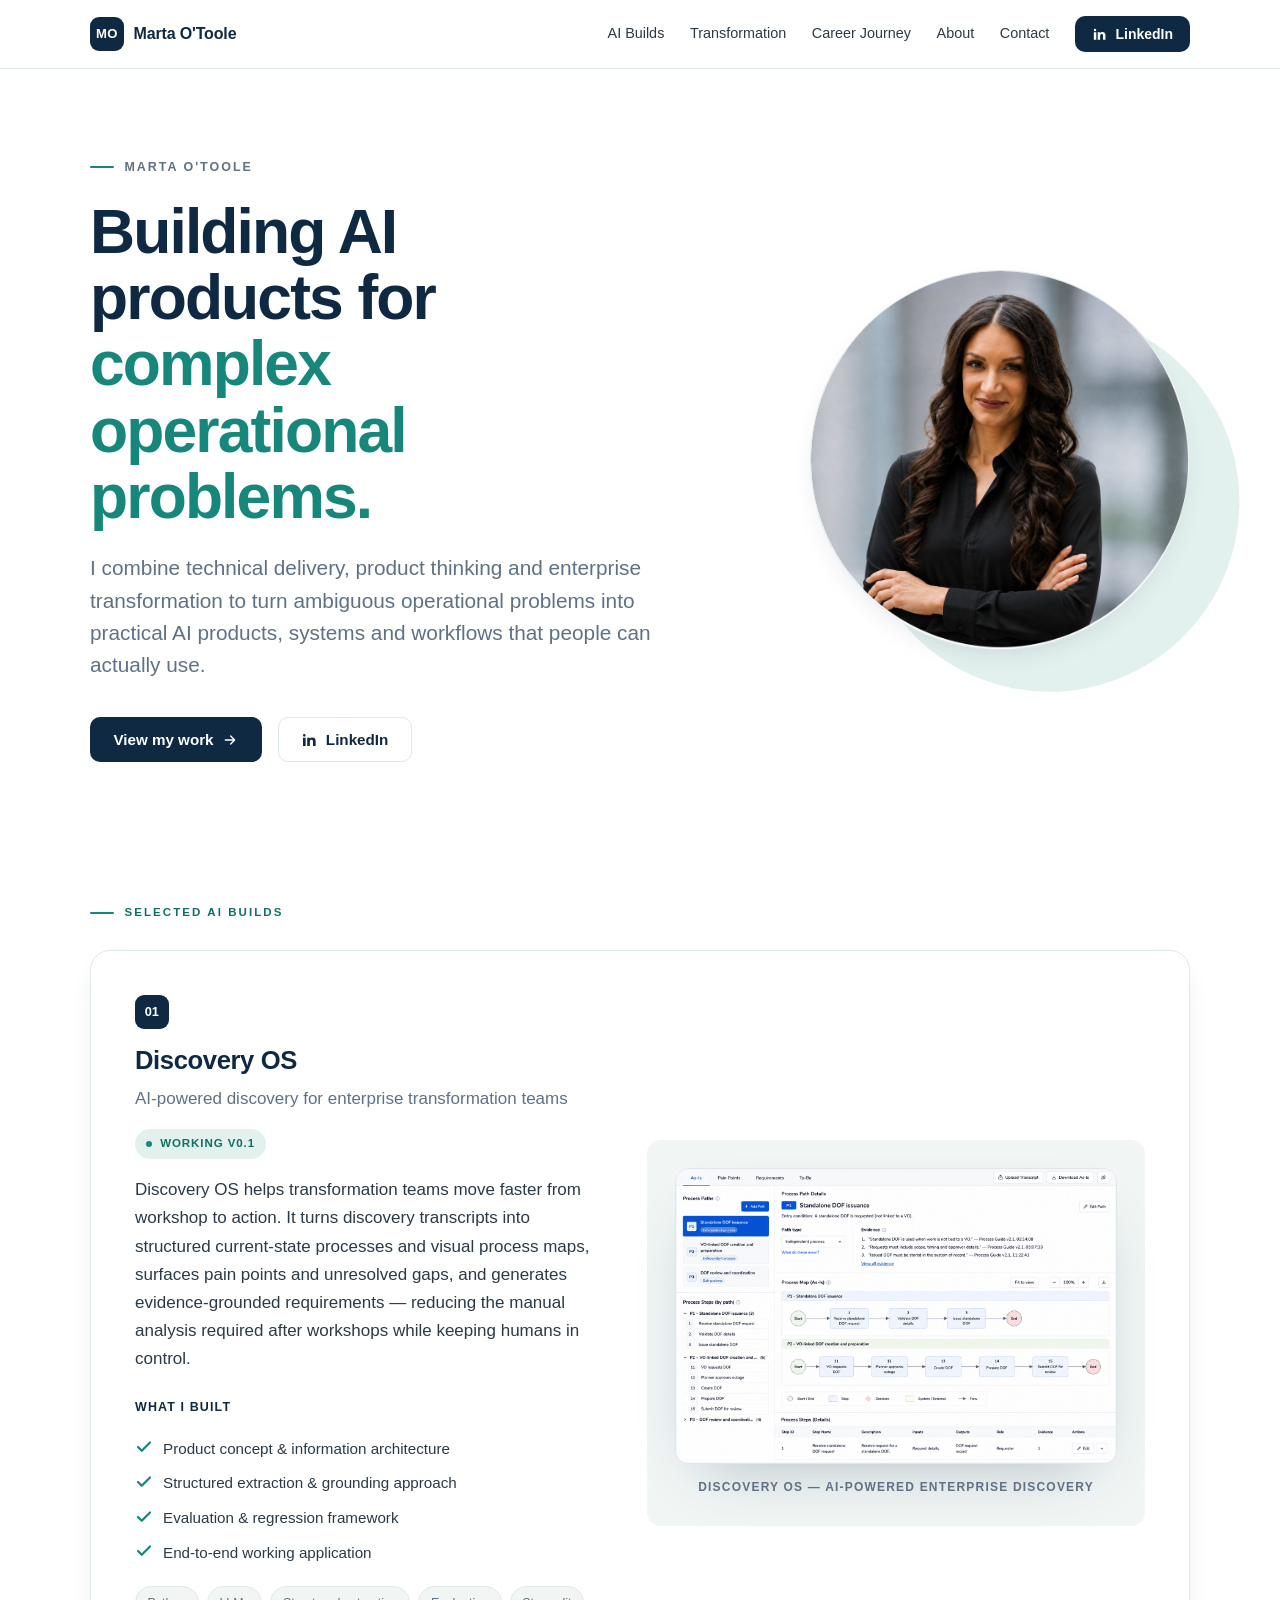
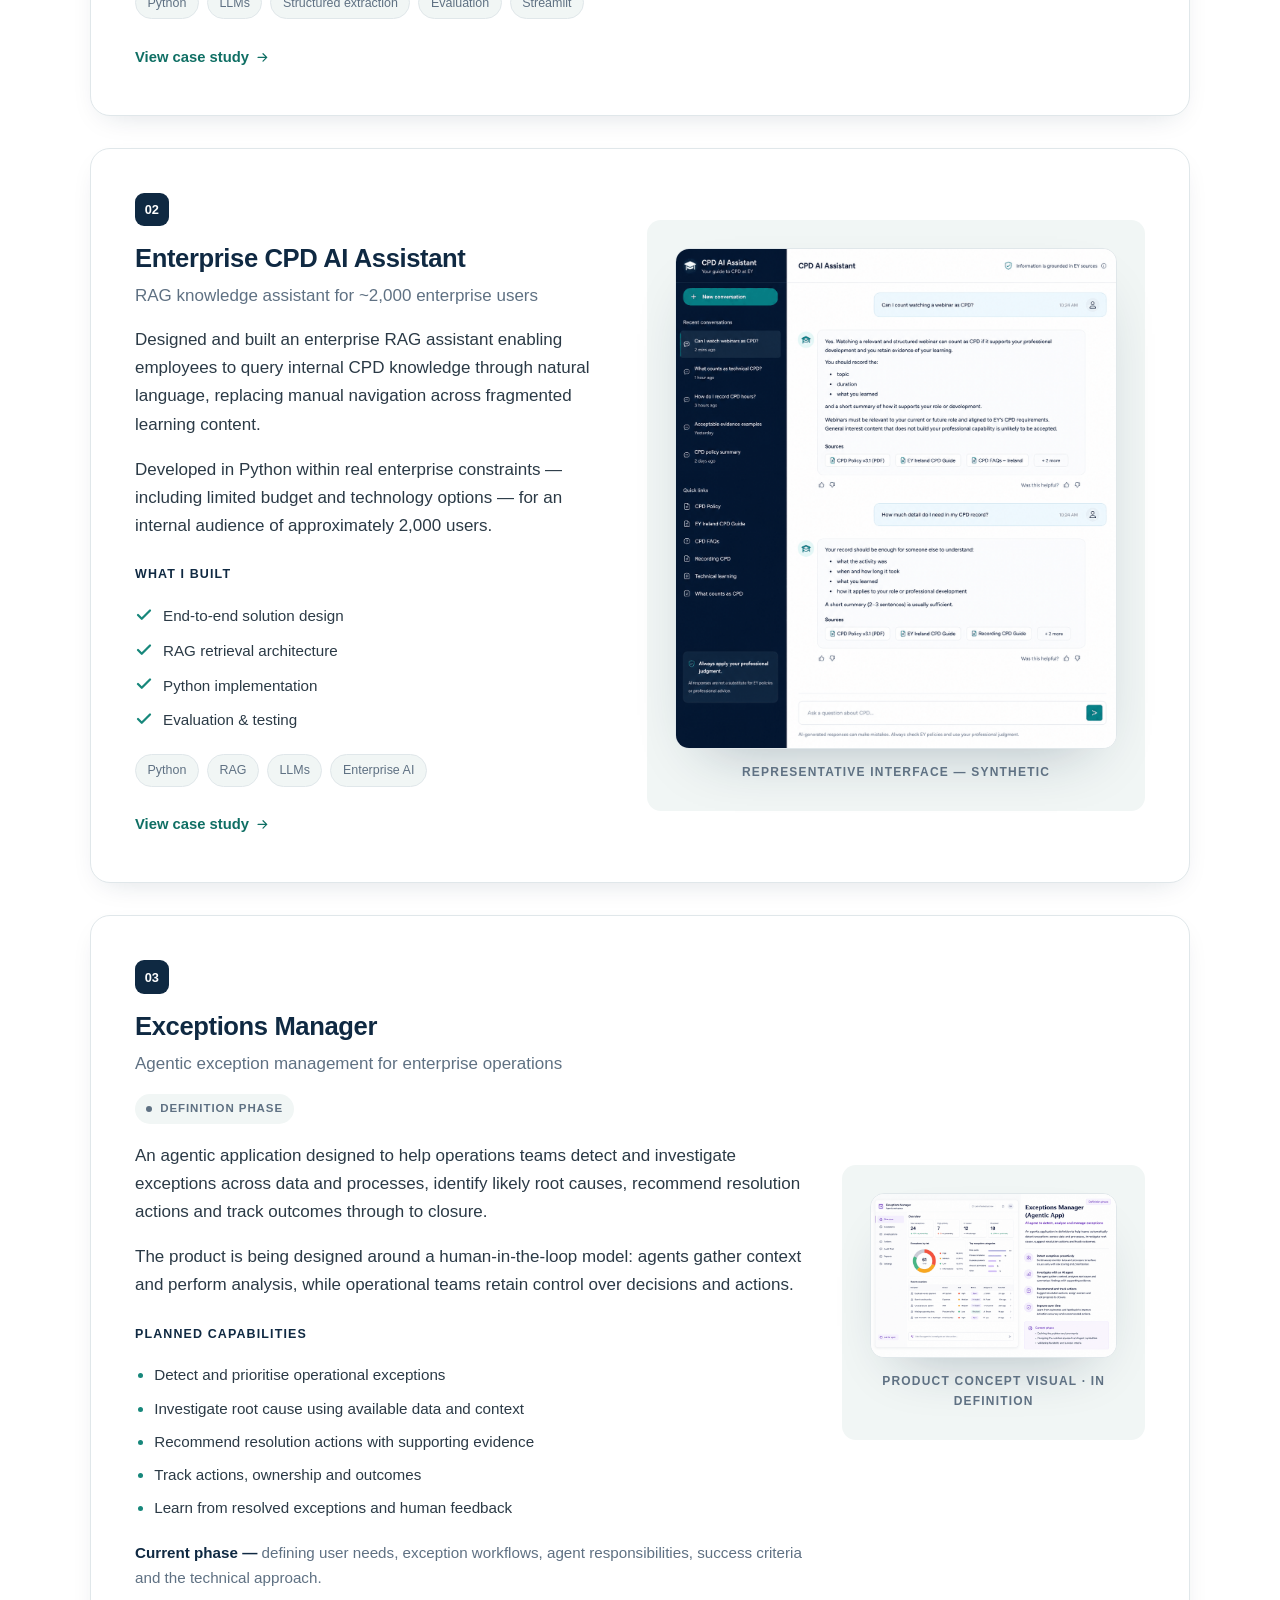
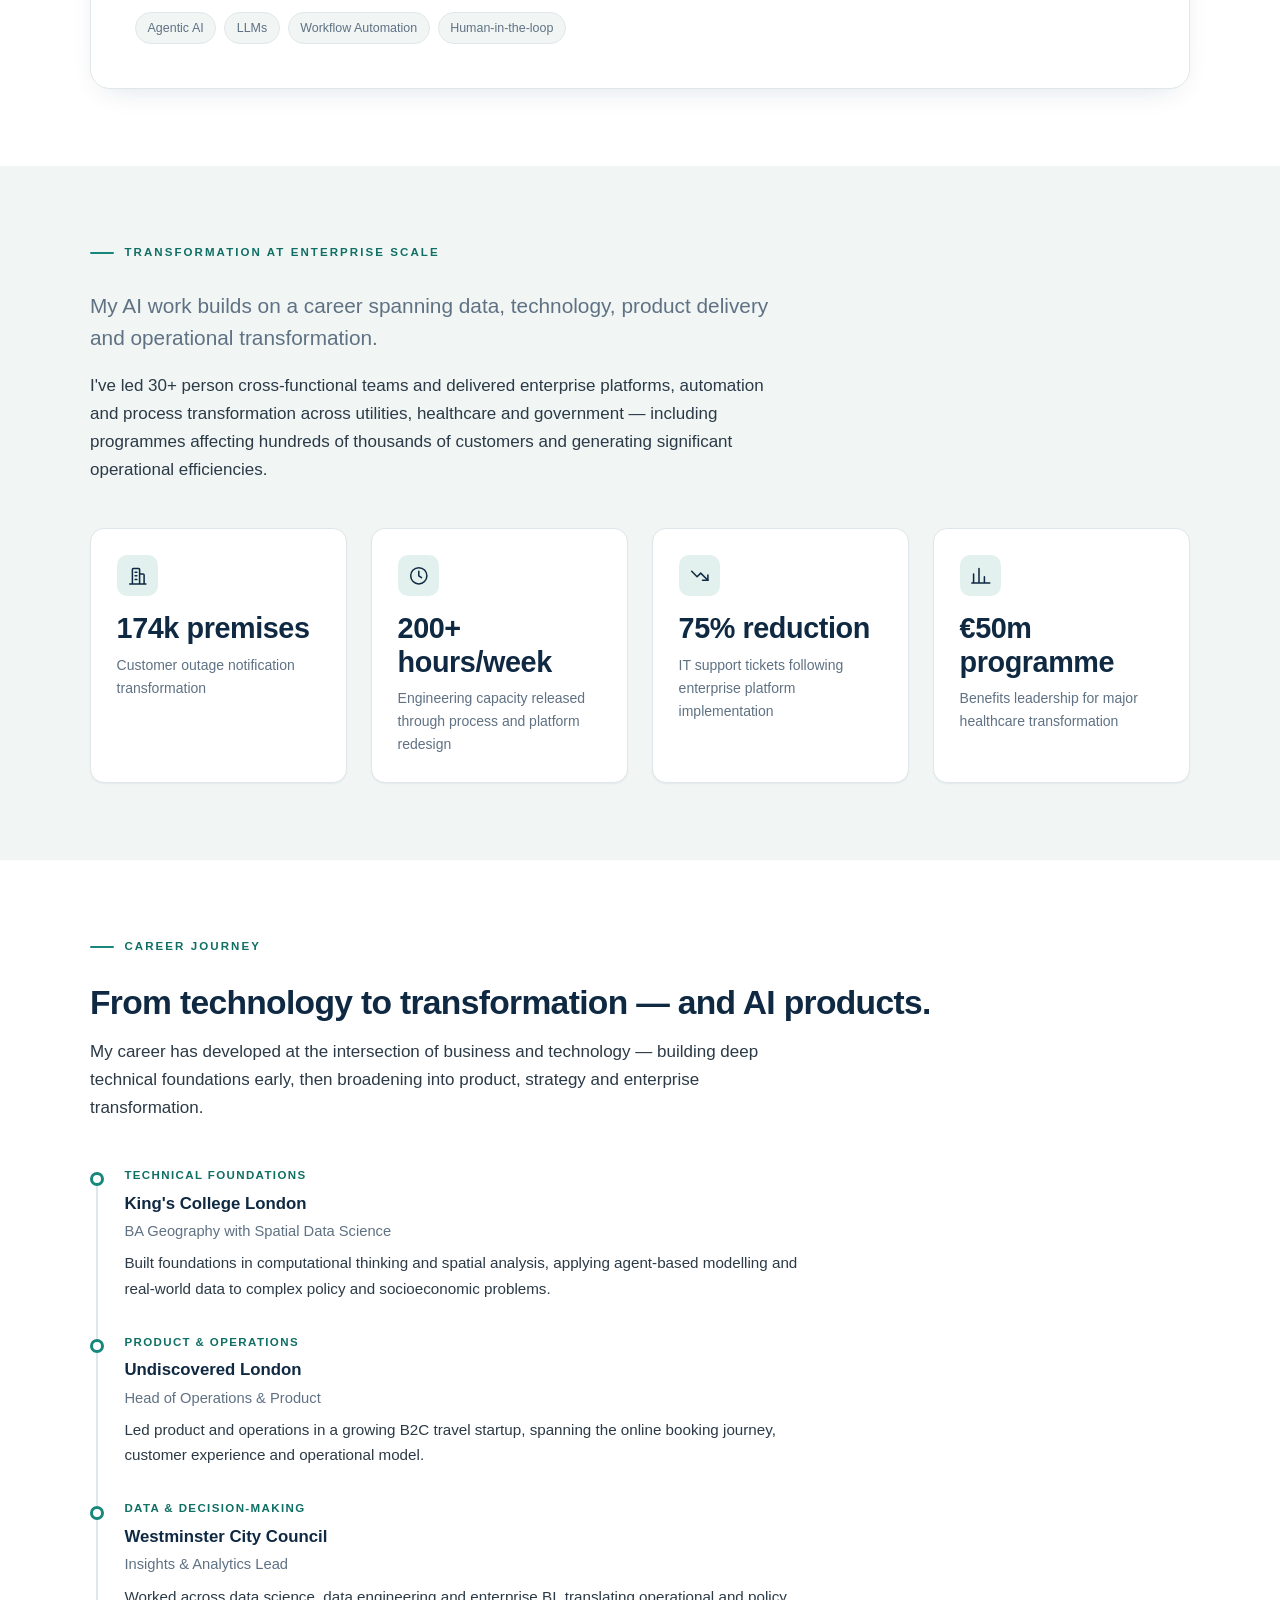
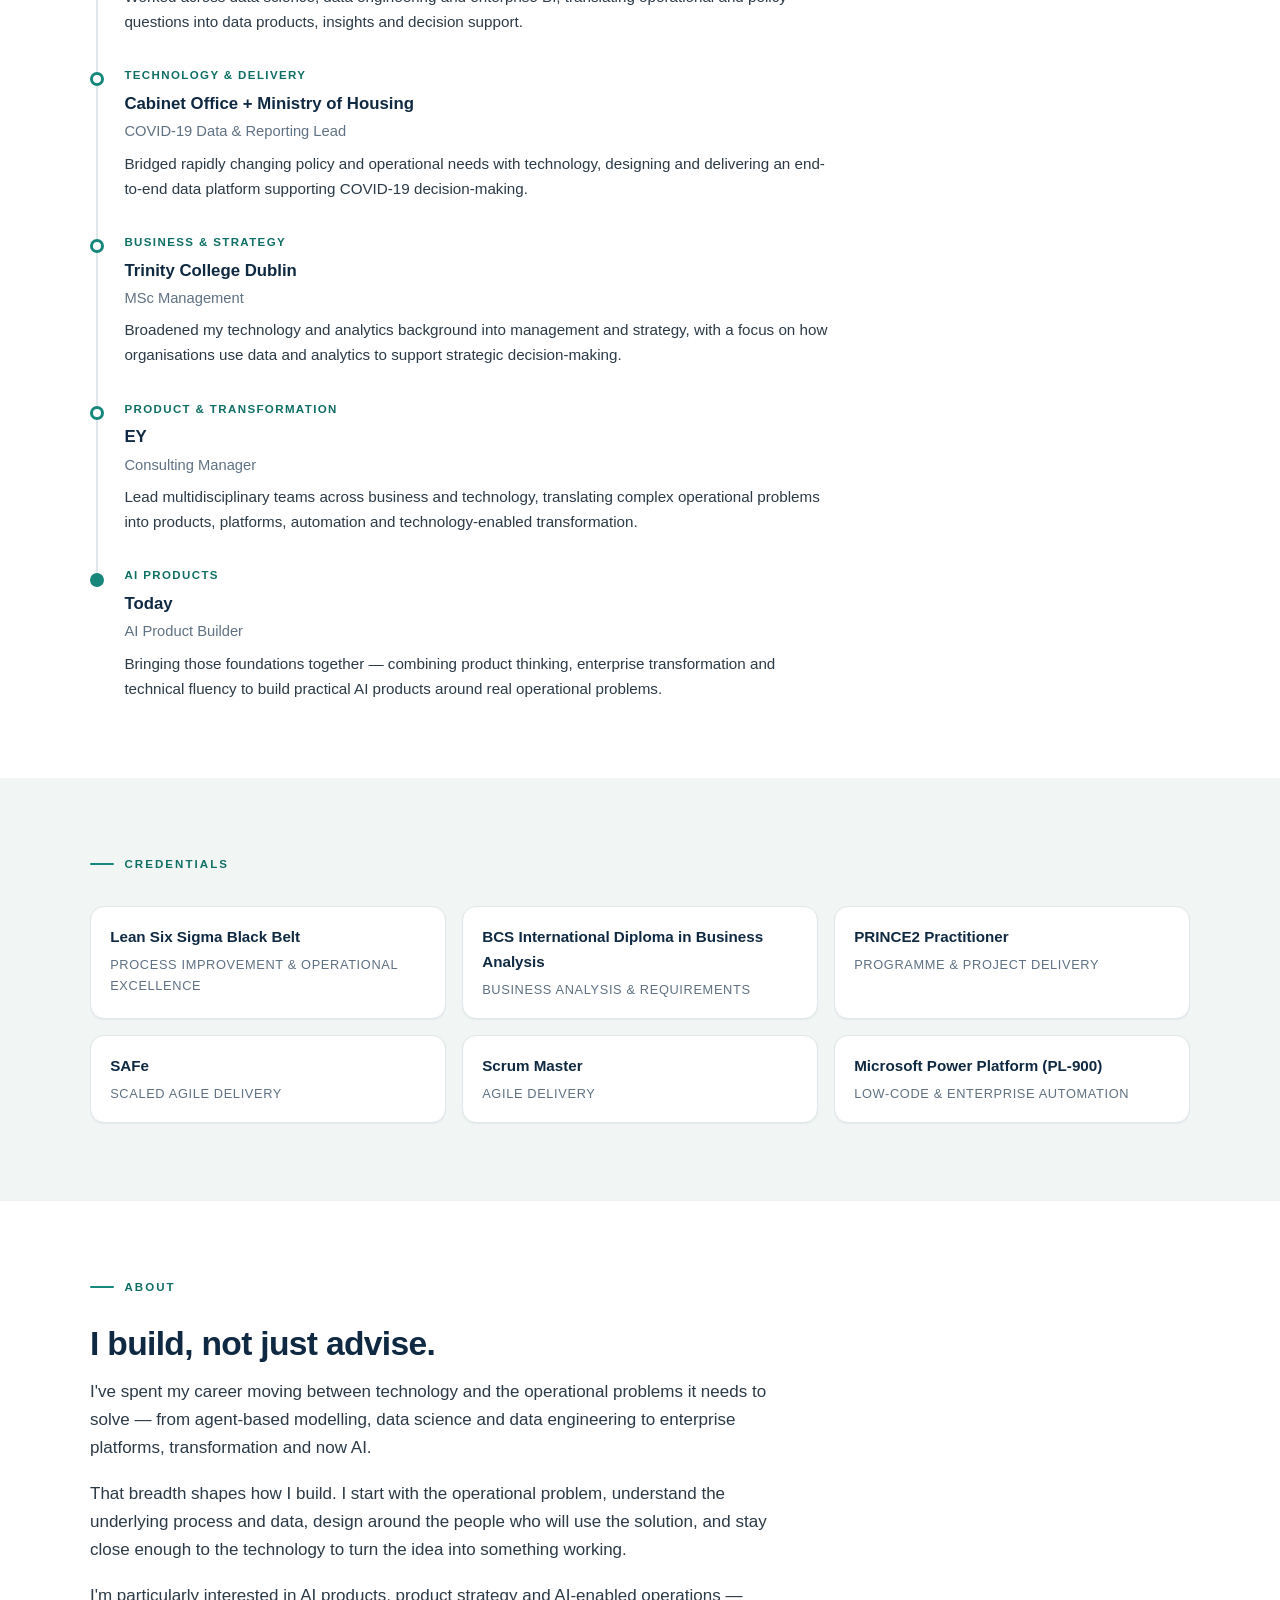
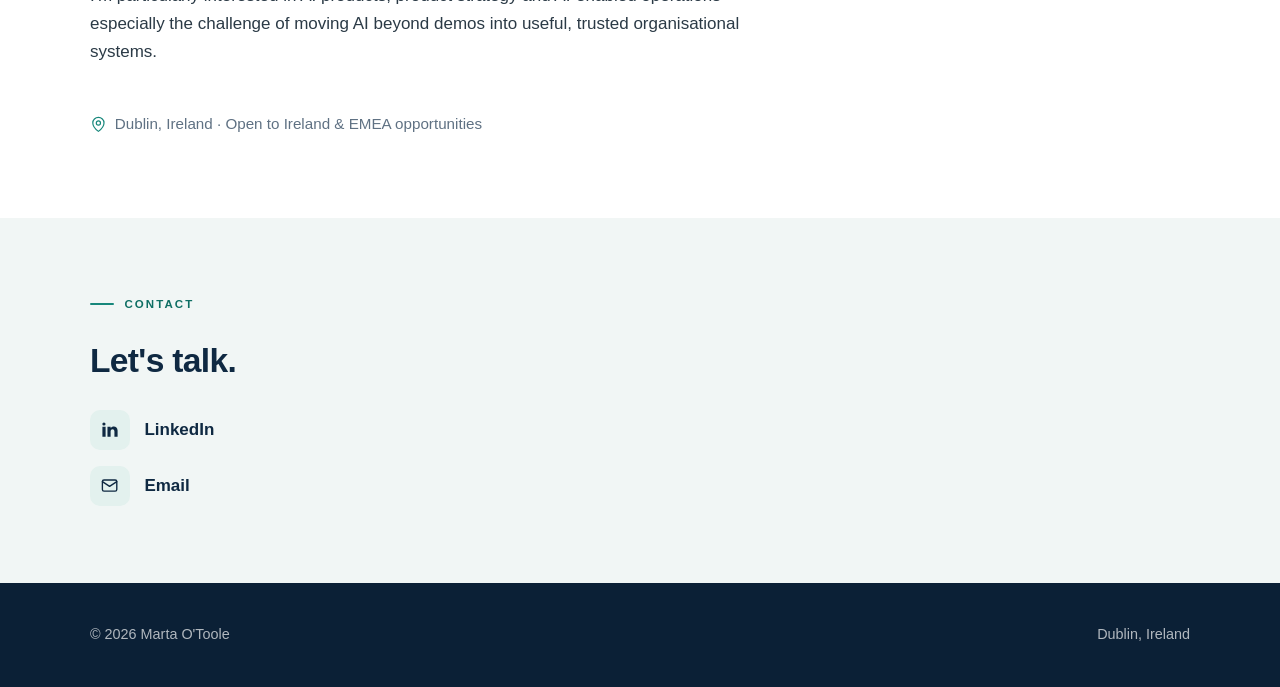
<file: index.html>
<!DOCTYPE html>
<html lang="en">
<head>
  <meta charset="UTF-8" />
  <meta name="viewport" content="width=device-width, initial-scale=1" />
  <title>Marta O'Toole — Building AI products for complex operational problems</title>
  <meta name="description" content="Marta O'Toole combines technical delivery, product thinking and enterprise transformation to turn ambiguous operational problems into practical AI products, systems and workflows." />
  <link rel="stylesheet" href="assets/css/style.css" />
</head>
<body>
  <header class="site-header">
    <div class="container">
      <a class="brand" href="index.html">
        <span class="monogram" aria-hidden="true">MO</span>
        <span class="brand__name">Marta O'Toole</span>
      </a>
      <button class="nav-toggle" aria-expanded="false" aria-controls="nav" aria-label="Open menu">
        <svg viewBox="0 0 24 24" fill="none" stroke="currentColor" stroke-width="2" stroke-linecap="round"><path d="M4 7h16M4 12h16M4 17h16"/></svg>
      </button>
      <nav class="nav" id="nav" aria-label="Primary">
        <a href="#builds">AI Builds</a>
        <a href="#transformation">Transformation</a>
        <a href="#journey">Career Journey</a>
        <a href="#about">About</a>
        <a href="#contact">Contact</a>
        <a class="btn btn--primary btn--sm" href="https://www.linkedin.com/in/marta-o-918156165/" target="_blank" rel="noopener noreferrer">
          <svg viewBox="0 0 24 24" fill="currentColor" aria-hidden="true"><path d="M6.94 5a2 2 0 1 1-4-.002 2 2 0 0 1 4 .002ZM7 8.48H3V21h4V8.48Zm6.32 0H9.34V21h3.94v-6.57c0-3.66 4.77-4 4.77 0V21H22v-7.93c0-6.17-7.06-5.94-8.68-2.91V8.48Z"/></svg>
          LinkedIn
        </a>
      </nav>
    </div>
  </header>

  <main>
    <!-- Hero -->
    <section class="hero">
      <div class="container hero__grid">
        <div class="hero__content">
          <p class="hero-name">Marta O'Toole</p>
          <h1>Building AI products for <span class="accent">complex operational problems.</span></h1>
          <p class="lead">I combine technical delivery, product thinking and enterprise transformation to turn ambiguous operational problems into practical AI products, systems and workflows that people can actually use.</p>
          <div class="btn-row">
            <a class="btn btn--primary" href="#builds">
              View my work
              <svg viewBox="0 0 24 24" fill="none" stroke="currentColor" stroke-width="2" stroke-linecap="round" stroke-linejoin="round" aria-hidden="true"><path d="M5 12h14M13 6l6 6-6 6"/></svg>
            </a>
            <a class="btn btn--outline" href="https://www.linkedin.com/in/marta-o-918156165/" target="_blank" rel="noopener noreferrer">
              <svg viewBox="0 0 24 24" fill="currentColor" aria-hidden="true"><path d="M6.94 5a2 2 0 1 1-4-.002 2 2 0 0 1 4 .002ZM7 8.48H3V21h4V8.48Zm6.32 0H9.34V21h3.94v-6.57c0-3.66 4.77-4 4.77 0V21H22v-7.93c0-6.17-7.06-5.94-8.68-2.91V8.48Z"/></svg>
              LinkedIn
            </a>
          </div>
        </div>
        <figure class="hero__portrait">
          <img src="assets/img/portrait.jpg" width="900" height="900" alt="Portrait of Marta O'Toole" />
        </figure>
      </div>
    </section>

    <!-- Selected AI Builds -->
    <section class="section" id="builds">
      <div class="container">
        <p class="eyebrow">Selected AI Builds</p>

        <div class="projects">
          <article class="card project project--featured">
            <div class="project__body">
              <span class="project__index" aria-hidden="true">01</span>
              <h3>Discovery OS</h3>
              <p class="project__descriptor">AI-powered discovery for enterprise transformation teams</p>
              <div class="project__meta">
                <span class="status">Working v0.1</span>
              </div>
              <p>Discovery OS helps transformation teams move faster from workshop to action. It turns discovery transcripts into structured current-state processes and visual process maps, surfaces pain points and unresolved gaps, and generates evidence-grounded requirements — reducing the manual analysis required after workshops while keeping humans in control.</p>
              <p class="project__built-label">What I built</p>
              <ul class="check-list">
                <li>Product concept &amp; information architecture</li>
                <li>Structured extraction &amp; grounding approach</li>
                <li>Evaluation &amp; regression framework</li>
                <li>End-to-end working application</li>
              </ul>
              <ul class="tags">
                <li>Python</li><li>LLMs</li><li>Structured extraction</li><li>Evaluation</li><li>Streamlit</li>
              </ul>
              <a class="cta-link" href="case-studies/discovery-os.html">
                View case study
                <svg viewBox="0 0 24 24" fill="none" stroke="currentColor" stroke-width="2" stroke-linecap="round" stroke-linejoin="round" aria-hidden="true"><path d="M5 12h14M13 6l6 6-6 6"/></svg>
              </a>
            </div>
            <figure class="project__visual">
              <div class="frame">
                <img src="assets/img/discovery-os-app.png" alt="Discovery OS product interface showing structured As-Is process discovery, evidence and visual process mapping." />
              </div>
              <figcaption>Discovery OS — AI-powered enterprise discovery</figcaption>
            </figure>
          </article>

          <article class="card project project--featured">
            <div class="project__body">
              <span class="project__index" aria-hidden="true">02</span>
              <h3>Enterprise CPD AI Assistant</h3>
              <p class="project__descriptor">RAG knowledge assistant for ~2,000 enterprise users</p>
              <p>Designed and built an enterprise RAG assistant enabling employees to query internal CPD knowledge through natural language, replacing manual navigation across fragmented learning content.</p>
              <p>Developed in Python within real enterprise constraints — including limited budget and technology options — for an internal audience of approximately 2,000 users.</p>
              <p class="project__built-label">What I built</p>
              <ul class="check-list">
                <li>End-to-end solution design</li>
                <li>RAG retrieval architecture</li>
                <li>Python implementation</li>
                <li>Evaluation &amp; testing</li>
              </ul>
              <ul class="tags">
                <li>Python</li><li>RAG</li><li>LLMs</li><li>Enterprise AI</li>
              </ul>
              <a class="cta-link" href="case-studies/enterprise-cpd-ai-assistant.html">
                View case study
                <svg viewBox="0 0 24 24" fill="none" stroke="currentColor" stroke-width="2" stroke-linecap="round" stroke-linejoin="round" aria-hidden="true"><path d="M5 12h14M13 6l6 6-6 6"/></svg>
              </a>
            </div>
            <figure class="project__visual">
              <div class="frame">
                <img src="assets/img/cpd-ai-assistant-synthetic.png" alt="Representative interface for the Enterprise CPD AI Assistant — an employee asking CPD questions and receiving conversational answers with cited sources" />
              </div>
              <figcaption>Representative interface — synthetic</figcaption>
            </figure>
          </article>

          <article class="card project project--featured project--emerging">
            <div class="project__body">
              <span class="project__index" aria-hidden="true">03</span>
              <h3>Exceptions Manager</h3>
              <p class="project__descriptor">Agentic exception management for enterprise operations</p>
              <div class="project__meta">
                <span class="status status--muted">Definition phase</span>
              </div>
              <p>An agentic application designed to help operations teams detect and investigate exceptions across data and processes, identify likely root causes, recommend resolution actions and track outcomes through to closure.</p>
              <p>The product is being designed around a human-in-the-loop model: agents gather context and perform analysis, while operational teams retain control over decisions and actions.</p>
              <p class="project__built-label">Planned capabilities</p>
              <ul class="plan-list">
                <li>Detect and prioritise operational exceptions</li>
                <li>Investigate root cause using available data and context</li>
                <li>Recommend resolution actions with supporting evidence</li>
                <li>Track actions, ownership and outcomes</li>
                <li>Learn from resolved exceptions and human feedback</li>
              </ul>
              <p class="project__phase"><strong>Current phase —</strong> defining user needs, exception workflows, agent responsibilities, success criteria and the technical approach.</p>
              <ul class="tags">
                <li>Agentic AI</li><li>LLMs</li><li>Workflow Automation</li><li>Human-in-the-loop</li>
              </ul>
            </div>
            <figure class="project__visual">
              <div class="frame">
                <img src="assets/img/exceptions-manager-concept.png" alt="Synthetic product concept for Exceptions Manager, showing an agentic workspace for prioritising and investigating operational exceptions." />
              </div>
              <figcaption>Product concept visual &middot; In definition</figcaption>
            </figure>
          </article>
        </div>
      </div>
    </section>

    <!-- Transformation at Enterprise Scale -->
    <section class="section section-alt" id="transformation">
      <div class="container">
        <p class="eyebrow">Transformation at Enterprise Scale</p>
        <div class="prose">
          <p class="lead">My AI work builds on a career spanning data, technology, product delivery and operational transformation.</p>
          <p>I've led 30+ person cross-functional teams and delivered enterprise platforms, automation and process transformation across utilities, healthcare and government — including programmes affecting hundreds of thousands of customers and generating significant operational efficiencies.</p>
        </div>

        <div class="metrics">
          <div class="metric">
            <span class="metric__icon" aria-hidden="true">
              <svg viewBox="0 0 24 24" fill="none" stroke="currentColor" stroke-width="1.7" stroke-linecap="round" stroke-linejoin="round"><path d="M3 21h18M6 21V5a1 1 0 0 1 1-1h6a1 1 0 0 1 1 1v16M14 21V10h4a1 1 0 0 1 1 1v10M9 8h2M9 12h2M9 16h2"/></svg>
            </span>
            <div class="metric__figure">174k premises</div>
            <p class="metric__caption">Customer outage notification transformation</p>
          </div>
          <div class="metric">
            <span class="metric__icon" aria-hidden="true">
              <svg viewBox="0 0 24 24" fill="none" stroke="currentColor" stroke-width="1.7" stroke-linecap="round" stroke-linejoin="round"><circle cx="12" cy="12" r="9"/><path d="M12 7v5l3 2"/></svg>
            </span>
            <div class="metric__figure">200+ hours/week</div>
            <p class="metric__caption">Engineering capacity released through process and platform redesign</p>
          </div>
          <div class="metric">
            <span class="metric__icon" aria-hidden="true">
              <svg viewBox="0 0 24 24" fill="none" stroke="currentColor" stroke-width="1.7" stroke-linecap="round" stroke-linejoin="round"><polyline points="3 7 9 13 13 9 21 17"/><polyline points="15 17 21 17 21 11"/></svg>
            </span>
            <div class="metric__figure">75% reduction</div>
            <p class="metric__caption">IT support tickets following enterprise platform implementation</p>
          </div>
          <div class="metric">
            <span class="metric__icon" aria-hidden="true">
              <svg viewBox="0 0 24 24" fill="none" stroke="currentColor" stroke-width="1.7" stroke-linecap="round" stroke-linejoin="round"><path d="M4 20V10M10 20V4M16 20v-7M2 20h20"/></svg>
            </span>
            <div class="metric__figure">&euro;50m programme</div>
            <p class="metric__caption">Benefits leadership for major healthcare transformation</p>
          </div>
        </div>
      </div>
    </section>

    <!-- Career Journey -->
    <section class="section" id="journey">
      <div class="container">
        <p class="eyebrow">Career Journey</p>
        <div class="prose">
          <h2>From technology to transformation — and AI products.</h2>
          <p>My career has developed at the intersection of business and technology — building deep technical foundations early, then broadening into product, strategy and enterprise transformation.</p>
        </div>

        <div class="journey">
          <div class="journey__item">
            <p class="journey__phase">Technical foundations</p>
            <div class="journey__org">King's College London</div>
            <p class="journey__role">BA Geography with Spatial Data Science</p>
            <p class="journey__detail">Built foundations in computational thinking and spatial analysis, applying agent-based modelling and real-world data to complex policy and socioeconomic problems.</p>
          </div>
          <div class="journey__item">
            <p class="journey__phase">Product &amp; operations</p>
            <div class="journey__org">Undiscovered London</div>
            <p class="journey__role">Head of Operations &amp; Product</p>
            <p class="journey__detail">Led product and operations in a growing B2C travel startup, spanning the online booking journey, customer experience and operational model.</p>
          </div>
          <div class="journey__item">
            <p class="journey__phase">Data &amp; decision-making</p>
            <div class="journey__org">Westminster City Council</div>
            <p class="journey__role">Insights &amp; Analytics Lead</p>
            <p class="journey__detail">Worked across data science, data engineering and enterprise BI, translating operational and policy questions into data products, insights and decision support.</p>
          </div>
          <div class="journey__item">
            <p class="journey__phase">Technology &amp; delivery</p>
            <div class="journey__org">Cabinet Office + Ministry of Housing</div>
            <p class="journey__role">COVID-19 Data &amp; Reporting Lead</p>
            <p class="journey__detail">Bridged rapidly changing policy and operational needs with technology, designing and delivering an end-to-end data platform supporting COVID-19 decision-making.</p>
          </div>
          <div class="journey__item">
            <p class="journey__phase">Business &amp; strategy</p>
            <div class="journey__org">Trinity College Dublin</div>
            <p class="journey__role">MSc Management</p>
            <p class="journey__detail">Broadened my technology and analytics background into management and strategy, with a focus on how organisations use data and analytics to support strategic decision-making.</p>
          </div>
          <div class="journey__item">
            <p class="journey__phase">Product &amp; transformation</p>
            <div class="journey__org">EY</div>
            <p class="journey__role">Consulting Manager</p>
            <p class="journey__detail">Lead multidisciplinary teams across business and technology, translating complex operational problems into products, platforms, automation and technology-enabled transformation.</p>
          </div>
          <div class="journey__item">
            <p class="journey__phase">AI products</p>
            <div class="journey__org">Today</div>
            <p class="journey__role">AI Product Builder</p>
            <p class="journey__detail">Bringing those foundations together — combining product thinking, enterprise transformation and technical fluency to build practical AI products around real operational problems.</p>
          </div>
        </div>
      </div>
    </section>

    <!-- Credentials -->
    <section class="section section-alt" id="credentials">
      <div class="container">
        <p class="eyebrow">Credentials</p>
        <div class="creds">
          <div class="cred">
            <div class="cred__name">Lean Six Sigma Black Belt</div>
            <p class="cred__desc">Process improvement &amp; operational excellence</p>
          </div>
          <div class="cred">
            <div class="cred__name">BCS International Diploma in Business Analysis</div>
            <p class="cred__desc">Business analysis &amp; requirements</p>
          </div>
          <div class="cred">
            <div class="cred__name">PRINCE2 Practitioner</div>
            <p class="cred__desc">Programme &amp; project delivery</p>
          </div>
          <div class="cred">
            <div class="cred__name">SAFe</div>
            <p class="cred__desc">Scaled Agile delivery</p>
          </div>
          <div class="cred">
            <div class="cred__name">Scrum Master</div>
            <p class="cred__desc">Agile delivery</p>
          </div>
          <div class="cred">
            <div class="cred__name">Microsoft Power Platform (PL-900)</div>
            <p class="cred__desc">Low-code &amp; enterprise automation</p>
          </div>
        </div>
      </div>
    </section>

    <!-- About -->
    <section class="section" id="about">
      <div class="container">
        <p class="eyebrow">About</p>
        <div class="prose">
          <h2>I build, not just advise.</h2>
          <p>I've spent my career moving between technology and the operational problems it needs to solve — from agent-based modelling, data science and data engineering to enterprise platforms, transformation and now AI.</p>
          <p>That breadth shapes how I build. I start with the operational problem, understand the underlying process and data, design around the people who will use the solution, and stay close enough to the technology to turn the idea into something working.</p>
          <p>I'm particularly interested in AI products, product strategy and AI-enabled operations — especially the challenge of moving AI beyond demos into useful, trusted organisational systems.</p>
          <p class="about__location">
            <svg viewBox="0 0 24 24" fill="none" stroke="currentColor" stroke-width="1.7" stroke-linecap="round" stroke-linejoin="round" aria-hidden="true"><path d="M20 10c0 6-8 12-8 12s-8-6-8-12a8 8 0 0 1 16 0Z"/><circle cx="12" cy="10" r="3"/></svg>
            Dublin, Ireland &middot; Open to Ireland &amp; EMEA opportunities
          </p>
        </div>
      </div>
    </section>

    <!-- Contact -->
    <section class="section section-alt" id="contact">
      <div class="container">
        <p class="eyebrow">Contact</p>
        <div class="prose">
          <h2>Let's talk.</h2>
          <ul class="connect">
            <li>
              <span class="connect__icon" aria-hidden="true">
                <svg viewBox="0 0 24 24" fill="currentColor"><path d="M6.94 5a2 2 0 1 1-4-.002 2 2 0 0 1 4 .002ZM7 8.48H3V21h4V8.48Zm6.32 0H9.34V21h3.94v-6.57c0-3.66 4.77-4 4.77 0V21H22v-7.93c0-6.17-7.06-5.94-8.68-2.91V8.48Z"/></svg>
              </span>
              <a href="https://www.linkedin.com/in/marta-o-918156165/" target="_blank" rel="noopener noreferrer">LinkedIn</a>
            </li>
            <li>
              <span class="connect__icon" aria-hidden="true">
                <svg viewBox="0 0 24 24" fill="none" stroke="currentColor" stroke-width="1.7" stroke-linecap="round" stroke-linejoin="round"><rect x="3" y="5" width="18" height="14" rx="2"/><path d="m3 7 9 6 9-6"/></svg>
              </span>
              <a href="mailto:kuclo.marta@gmail.com">Email</a>
            </li>
          </ul>
        </div>
      </div>
    </section>
  </main>

  <footer class="site-footer">
    <div class="container">
      <span>&copy; <span data-year>2026</span> Marta O'Toole</span>
      <span>Dublin, Ireland</span>
    </div>
  </footer>

  <script src="assets/js/main.js"></script>
</body>
</html>
</file>
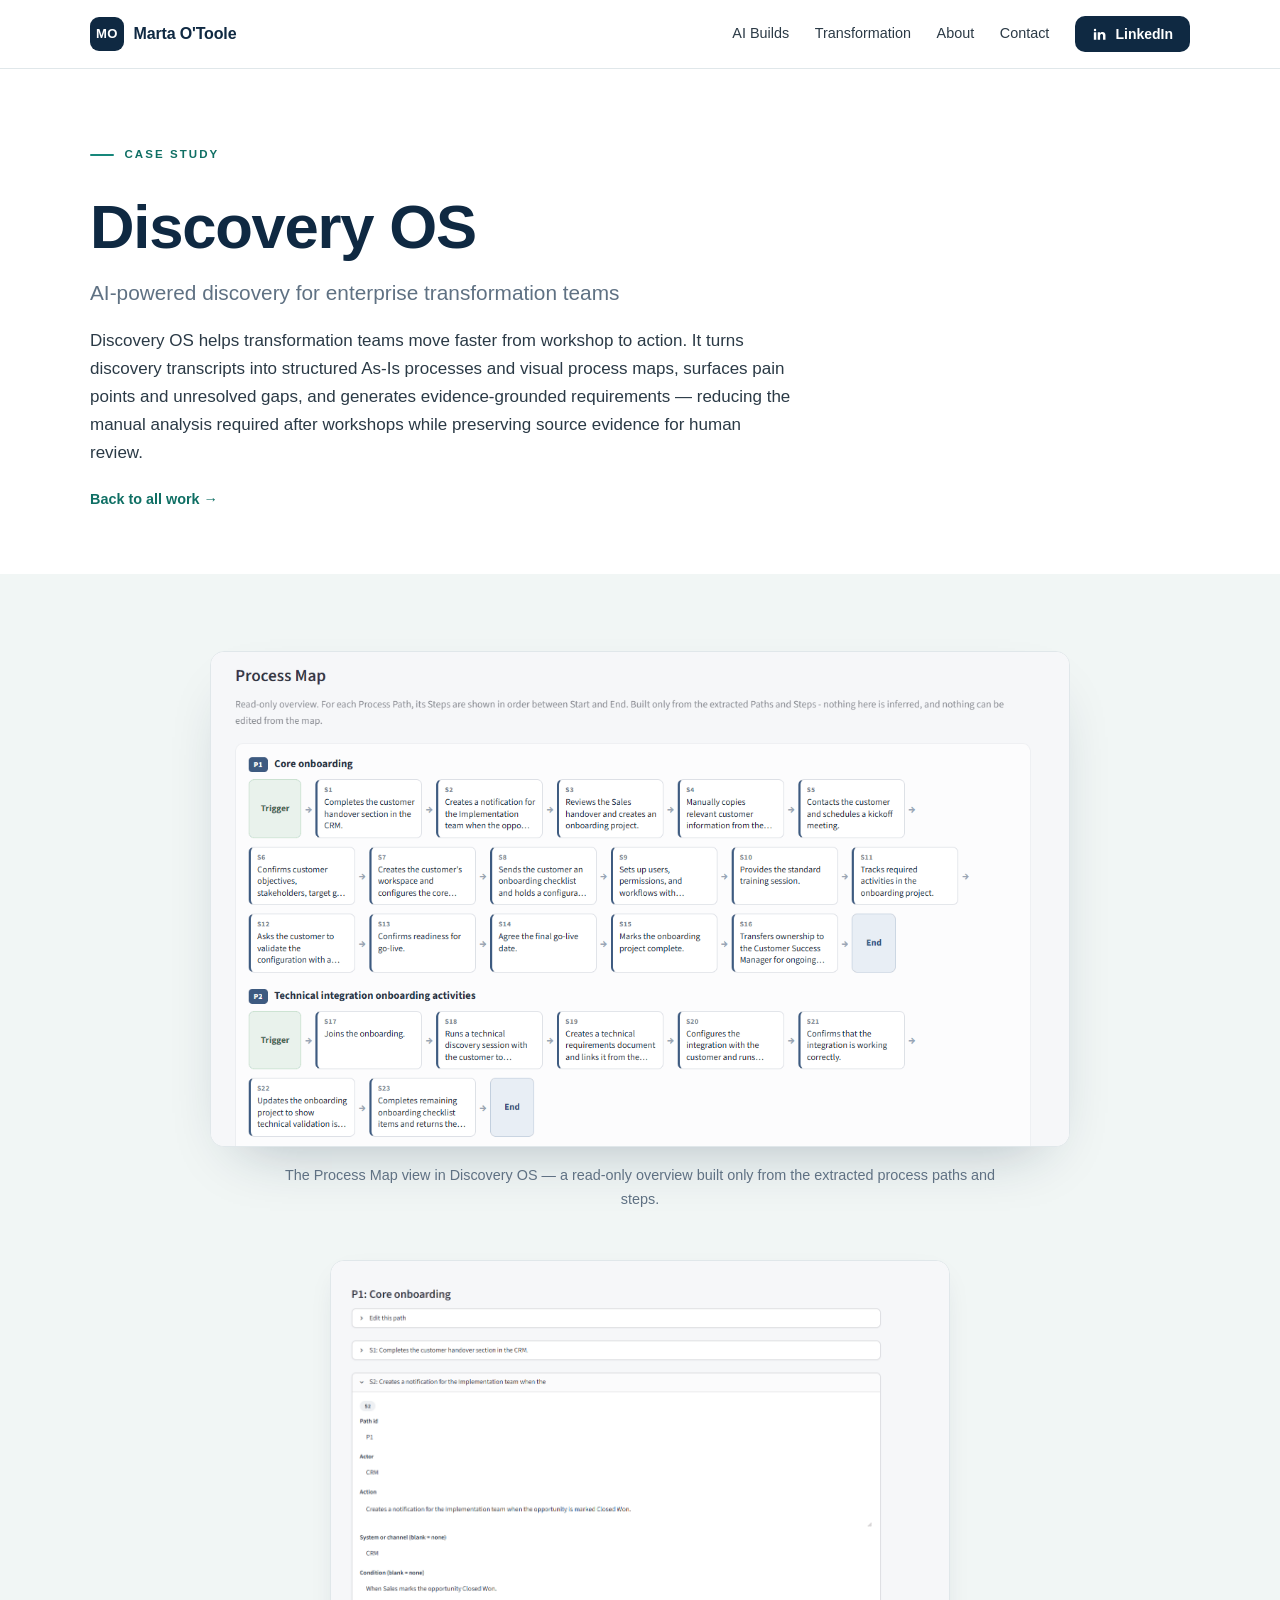
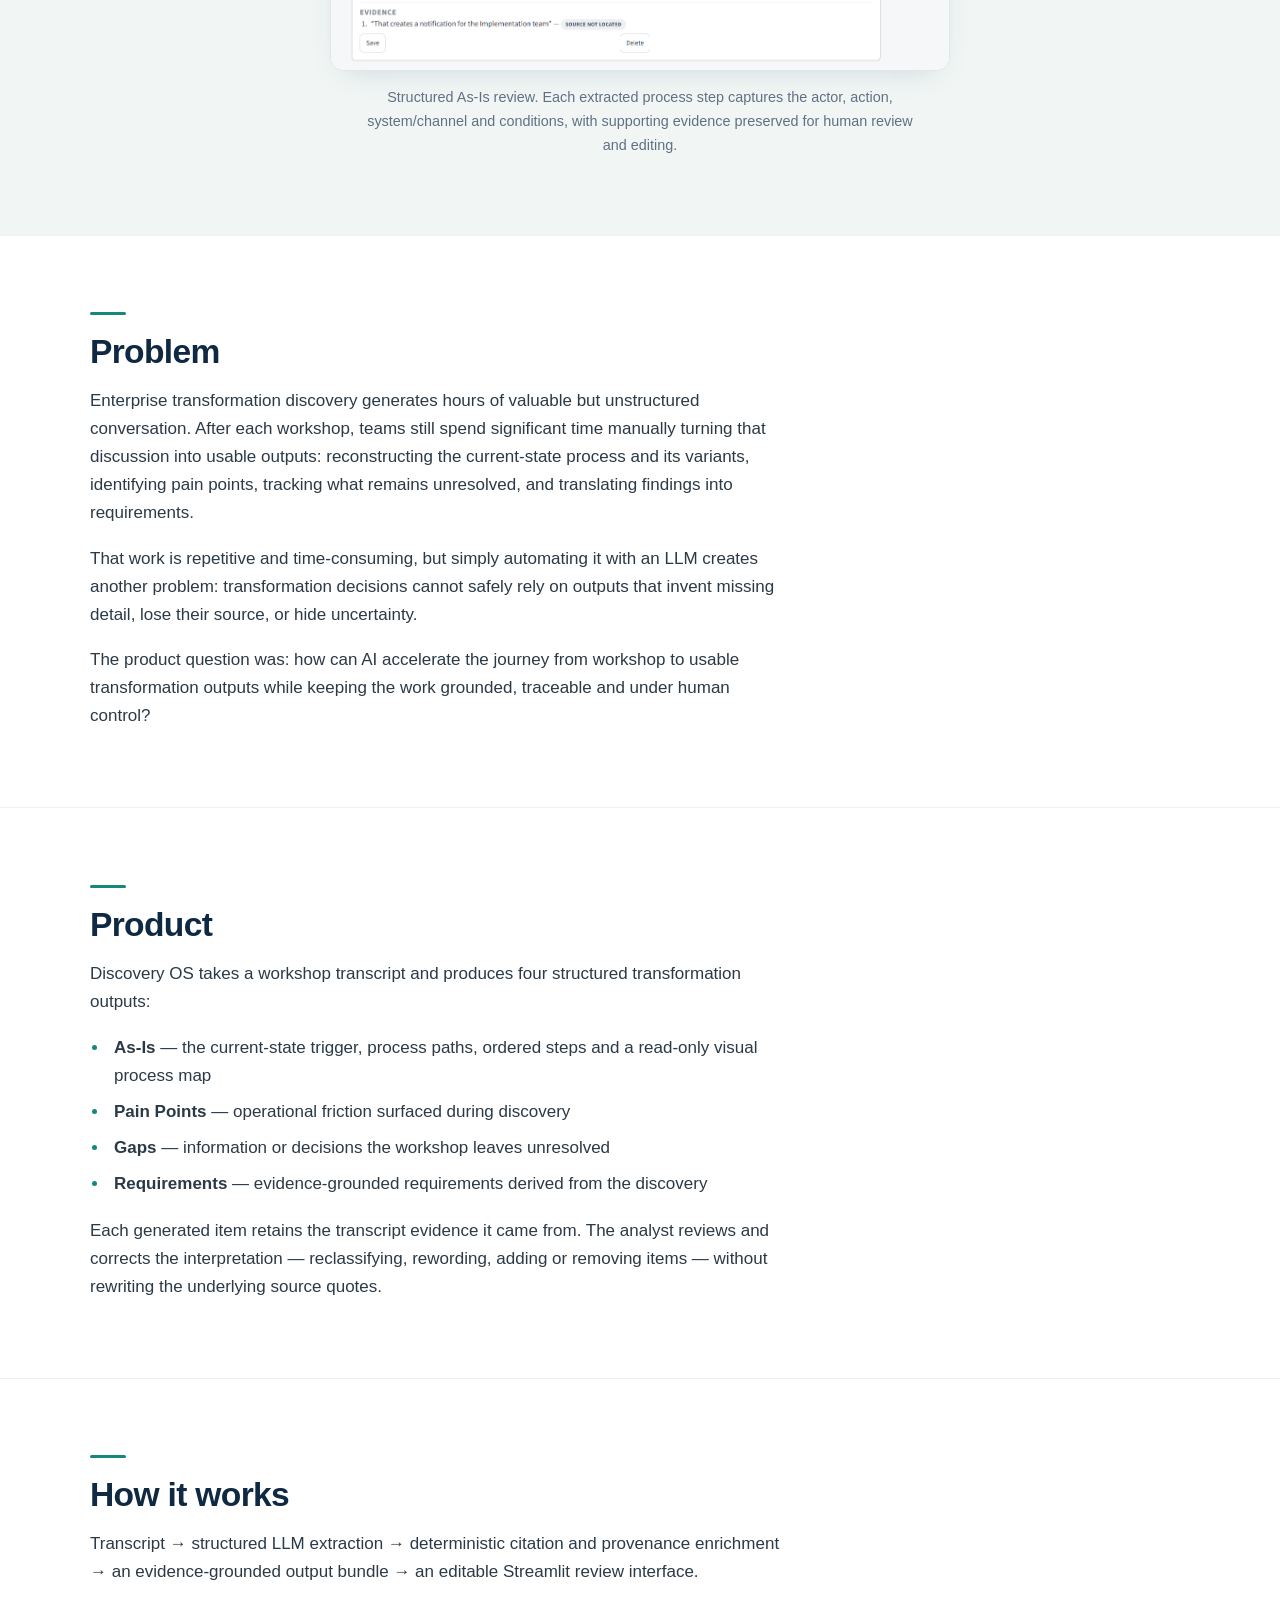
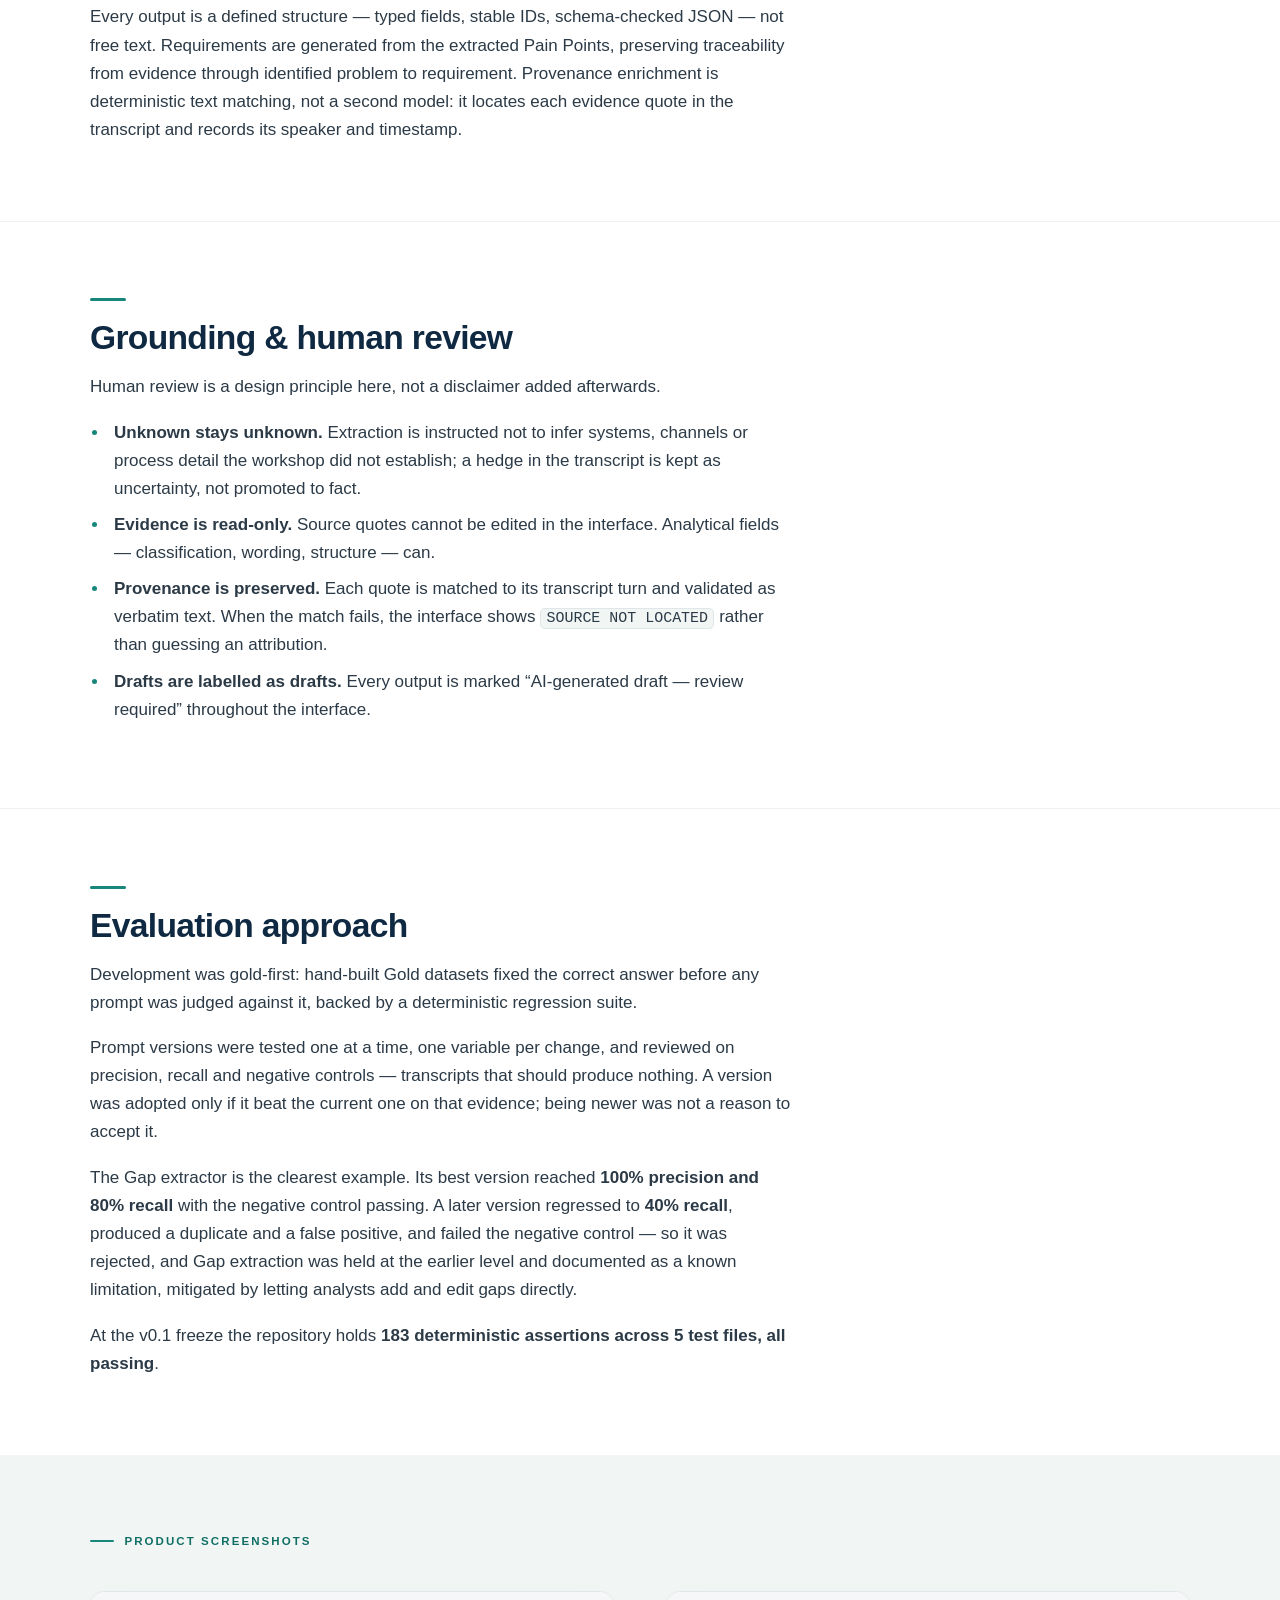
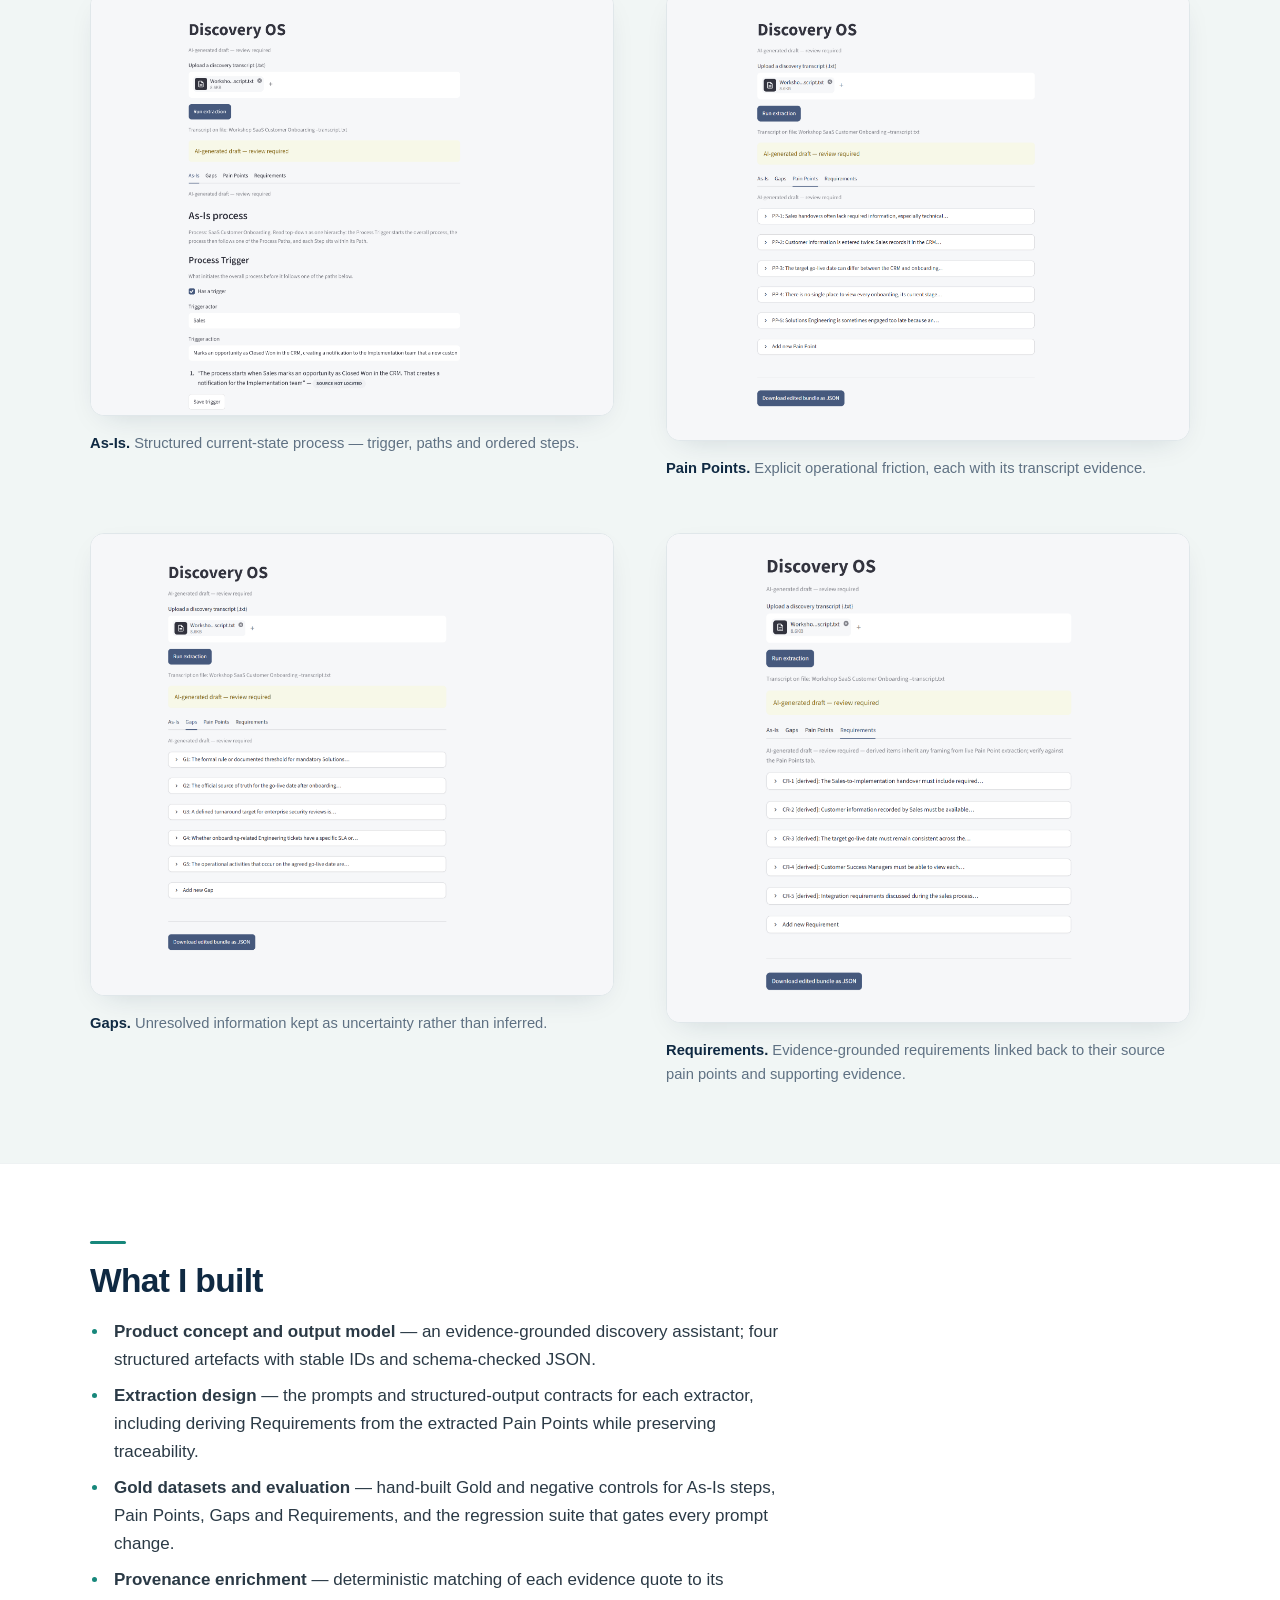
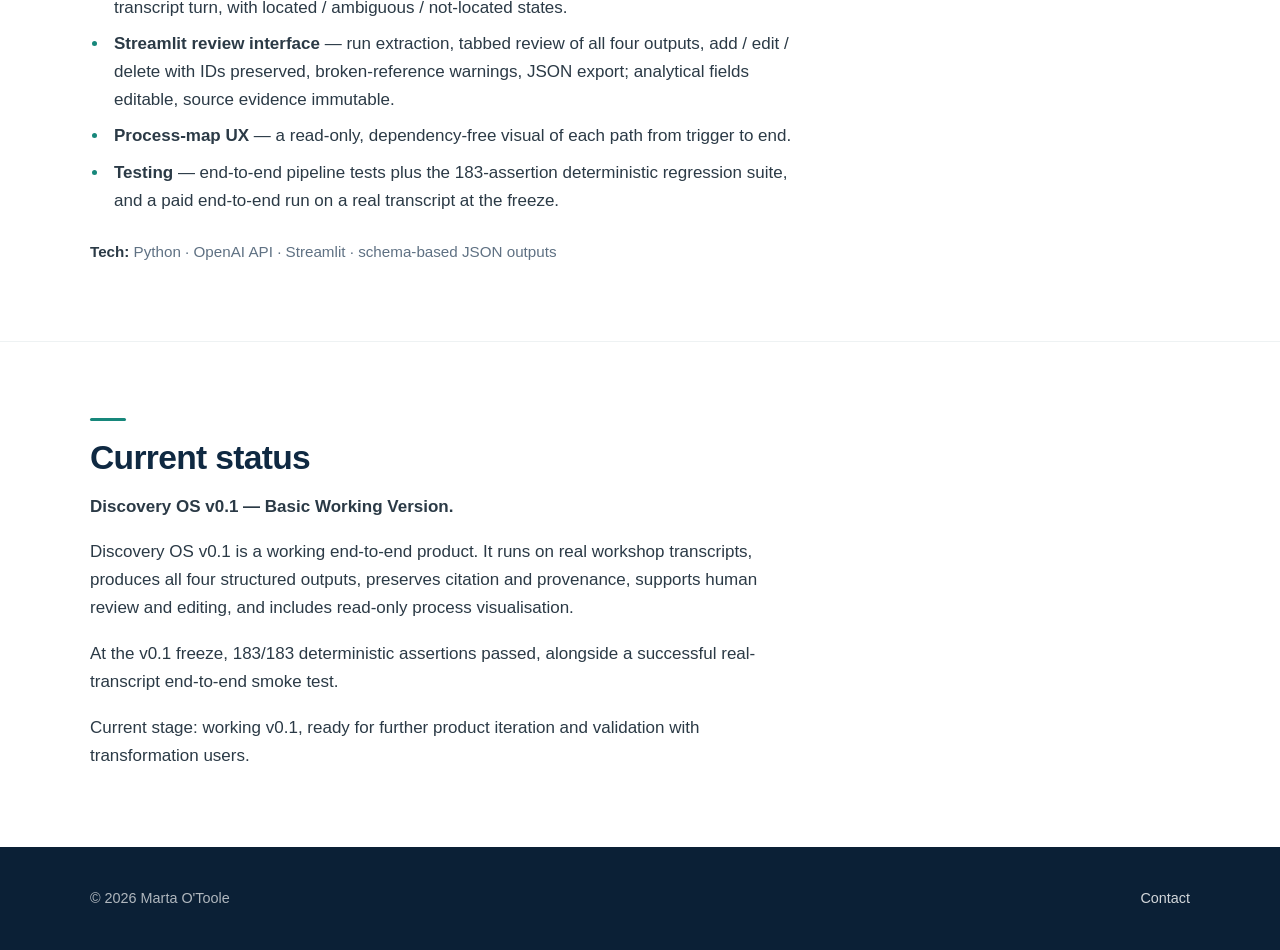
<file: case-studies/discovery-os.html>
<!DOCTYPE html>
<html lang="en">
<head>
  <meta charset="UTF-8" />
  <meta name="viewport" content="width=device-width, initial-scale=1" />
  <title>Discovery OS — Marta O'Toole</title>
  <meta name="description" content="Discovery OS is AI-powered discovery for enterprise transformation teams — turning workshop transcripts into structured As-Is processes, visual process maps, pain points, gaps and evidence-grounded requirements, kept traceable to the source for human review." />
  <link rel="stylesheet" href="../assets/css/style.css" />
</head>
<body>
  <header class="site-header">
    <div class="container">
      <a class="brand" href="../index.html">
        <span class="monogram" aria-hidden="true">MO</span>
        <span class="brand__name">Marta O'Toole</span>
      </a>
      <button class="nav-toggle" aria-expanded="false" aria-controls="nav" aria-label="Open menu">
        <svg viewBox="0 0 24 24" fill="none" stroke="currentColor" stroke-width="2" stroke-linecap="round"><path d="M4 7h16M4 12h16M4 17h16"/></svg>
      </button>
      <nav class="nav" id="nav" aria-label="Primary">
        <a href="../index.html#builds">AI Builds</a>
        <a href="../index.html#transformation">Transformation</a>
        <a href="../index.html#about">About</a>
        <a href="../index.html#contact">Contact</a>
        <!-- TODO: add LinkedIn profile URL -->
        <a class="btn btn--primary btn--sm" href="https://www.linkedin.com/in/marta-o-918156165/" target="_blank" rel="noopener noreferrer">
          <svg viewBox="0 0 24 24" fill="currentColor" aria-hidden="true"><path d="M6.94 5a2 2 0 1 1-4-.002 2 2 0 0 1 4 .002ZM7 8.48H3V21h4V8.48Zm6.32 0H9.34V21h3.94v-6.57c0-3.66 4.77-4 4.77 0V21H22v-7.93c0-6.17-7.06-5.94-8.68-2.91V8.48Z"/></svg>
          LinkedIn
        </a>
      </nav>
    </div>
  </header>

  <main>
    <section class="case-hero">
      <div class="container">
        <p class="eyebrow">Case study</p>
        <h1>Discovery OS</h1>
        <p class="lead">AI-powered discovery for enterprise transformation teams</p>
        <p>Discovery OS helps transformation teams move faster from workshop to action. It turns discovery transcripts into structured As-Is processes and visual process maps, surfaces pain points and unresolved gaps, and generates evidence-grounded requirements — reducing the manual analysis required after workshops while preserving source evidence for human review.</p>
        <p><a class="back-link link-arrow" href="../index.html#builds">Back to all work</a></p>
      </div>
    </section>

    <!-- Hero product visual -->
    <section class="section case-visual">
      <div class="container">
        <figure class="product-hero">
          <div class="frame">
            <img src="../assets/img/process-map.png" alt="Discovery OS Process Map showing extracted process paths, ordered steps, Trigger and End nodes." />
          </div>
          <figcaption>The Process Map view in Discovery OS — a read-only overview built only from the extracted process paths and steps.</figcaption>
        </figure>

        <figure class="product-support">
          <div class="frame">
            <img src="../assets/img/discovery-os-as-is-step-detail.png" alt="Discovery OS As-Is Process step detail showing Path ID, Actor, Action, System or Channel, Condition and supporting evidence." />
          </div>
          <figcaption>Structured As-Is review. Each extracted process step captures the actor, action, system/channel and conditions, with supporting evidence preserved for human review and editing.</figcaption>
        </figure>
      </div>
    </section>

    <section class="section">
      <div class="container">
        <div class="cs-block prose">
          <h2>Problem</h2>
          <p>Enterprise transformation discovery generates hours of valuable but unstructured conversation. After each workshop, teams still spend significant time manually turning that discussion into usable outputs: reconstructing the current-state process and its variants, identifying pain points, tracking what remains unresolved, and translating findings into requirements.</p>
          <p>That work is repetitive and time-consuming, but simply automating it with an LLM creates another problem: transformation decisions cannot safely rely on outputs that invent missing detail, lose their source, or hide uncertainty.</p>
          <p>The product question was: how can AI accelerate the journey from workshop to usable transformation outputs while keeping the work grounded, traceable and under human control?</p>
        </div>
      </div>
    </section>

    <section class="section">
      <div class="container">
        <div class="cs-block prose">
          <h2>Product</h2>
          <p>Discovery OS takes a workshop transcript and produces four structured transformation outputs:</p>
          <ul>
            <li><strong>As-Is</strong> — the current-state trigger, process paths, ordered steps and a read-only visual process map</li>
            <li><strong>Pain Points</strong> — operational friction surfaced during discovery</li>
            <li><strong>Gaps</strong> — information or decisions the workshop leaves unresolved</li>
            <li><strong>Requirements</strong> — evidence-grounded requirements derived from the discovery</li>
          </ul>
          <p>Each generated item retains the transcript evidence it came from. The analyst reviews and corrects the interpretation — reclassifying, rewording, adding or removing items — without rewriting the underlying source quotes.</p>
        </div>
      </div>
    </section>

    <section class="section">
      <div class="container">
        <div class="cs-block prose">
          <h2>How it works</h2>
          <p>Transcript &rarr; structured LLM extraction &rarr; deterministic citation and provenance enrichment &rarr; an evidence-grounded output bundle &rarr; an editable Streamlit review interface.</p>
          <p>Every output is a defined structure — typed fields, stable IDs, schema-checked JSON — not free text. Requirements are generated from the extracted Pain Points, preserving traceability from evidence through identified problem to requirement. Provenance enrichment is deterministic text matching, not a second model: it locates each evidence quote in the transcript and records its speaker and timestamp.</p>
        </div>
      </div>
    </section>

    <section class="section">
      <div class="container">
        <div class="cs-block prose">
          <h2>Grounding &amp; human review</h2>
          <p>Human review is a design principle here, not a disclaimer added afterwards.</p>
          <ul>
            <li><strong>Unknown stays unknown.</strong> Extraction is instructed not to infer systems, channels or process detail the workshop did not establish; a hedge in the transcript is kept as uncertainty, not promoted to fact.</li>
            <li><strong>Evidence is read-only.</strong> Source quotes cannot be edited in the interface. Analytical fields — classification, wording, structure — can.</li>
            <li><strong>Provenance is preserved.</strong> Each quote is matched to its transcript turn and validated as verbatim text. When the match fails, the interface shows <code>SOURCE NOT LOCATED</code> rather than guessing an attribution.</li>
            <li><strong>Drafts are labelled as drafts.</strong> Every output is marked &ldquo;AI-generated draft — review required&rdquo; throughout the interface.</li>
          </ul>
        </div>
      </div>
    </section>

    <section class="section">
      <div class="container">
        <div class="cs-block prose">
          <h2>Evaluation approach</h2>
          <p>Development was gold-first: hand-built Gold datasets fixed the correct answer before any prompt was judged against it, backed by a deterministic regression suite.</p>
          <p>Prompt versions were tested one at a time, one variable per change, and reviewed on precision, recall and negative controls — transcripts that should produce nothing. A version was adopted only if it beat the current one on that evidence; being newer was not a reason to accept it.</p>
          <p>The Gap extractor is the clearest example. Its best version reached <strong>100% precision and 80% recall</strong> with the negative control passing. A later version regressed to <strong>40% recall</strong>, produced a duplicate and a false positive, and failed the negative control — so it was rejected, and Gap extraction was held at the earlier level and documented as a known limitation, mitigated by letting analysts add and edit gaps directly.</p>
          <p>At the v0.1 freeze the repository holds <strong>183 deterministic assertions across 5 test files, all passing</strong>.</p>
        </div>
      </div>
    </section>

    <!-- Product screenshots -->
    <section class="section section-alt">
      <div class="container">
        <p class="eyebrow">Product screenshots</p>
        <!-- The Process Map is shown as the hero visual near the top of this page. These slots cover the supporting views. -->

        <div class="shots shots--grid">
          <figure class="shot">
            <div class="frame">
              <img src="../assets/img/discovery-os-as-is.png" alt="Discovery OS As-Is editor — a process trigger with actor and action fields, and a numbered supporting quote with its source status" />
            </div>
            <figcaption><strong>As-Is.</strong> Structured current-state process — trigger, paths and ordered steps.</figcaption>
          </figure>

          <figure class="shot">
            <div class="frame">
              <img src="../assets/img/discovery-os-pain-point.png" alt="Discovery OS Pain Points tab — an editable list of extracted pain points PP-1 to PP-5" />
            </div>
            <figcaption><strong>Pain Points.</strong> Explicit operational friction, each with its transcript evidence.</figcaption>
          </figure>

          <figure class="shot">
            <div class="frame">
              <img src="../assets/img/discovery-os-gap.png" alt="Discovery OS Gaps tab — an editable list of unresolved questions G1 to G5 the transcript did not answer" />
            </div>
            <figcaption><strong>Gaps.</strong> Unresolved information kept as uncertainty rather than inferred.</figcaption>
          </figure>

          <figure class="shot">
            <div class="frame">
              <img src="../assets/img/discovery-os-requirement.png" alt="Discovery OS Requirements tab — a list of requirements, each derived from the extracted pain points" />
            </div>
            <figcaption><strong>Requirements.</strong> Evidence-grounded requirements linked back to their source pain points and supporting evidence.</figcaption>
          </figure>
        </div>
      </div>
    </section>

    <section class="section">
      <div class="container">
        <div class="cs-block prose">
          <h2>What I built</h2>
          <ul>
            <li><strong>Product concept and output model</strong> — an evidence-grounded discovery assistant; four structured artefacts with stable IDs and schema-checked JSON.</li>
            <li><strong>Extraction design</strong> — the prompts and structured-output contracts for each extractor, including deriving Requirements from the extracted Pain Points while preserving traceability.</li>
            <li><strong>Gold datasets and evaluation</strong> — hand-built Gold and negative controls for As-Is steps, Pain Points, Gaps and Requirements, and the regression suite that gates every prompt change.</li>
            <li><strong>Provenance enrichment</strong> — deterministic matching of each evidence quote to its transcript turn, with located / ambiguous / not-located states.</li>
            <li><strong>Streamlit review interface</strong> — run extraction, tabbed review of all four outputs, add / edit / delete with IDs preserved, broken-reference warnings, JSON export; analytical fields editable, source evidence immutable.</li>
            <li><strong>Process-map UX</strong> — a read-only, dependency-free visual of each path from trigger to end.</li>
            <li><strong>Testing</strong> — end-to-end pipeline tests plus the 183-assertion deterministic regression suite, and a paid end-to-end run on a real transcript at the freeze.</li>
          </ul>
          <p class="tech-line"><strong>Tech:</strong> Python &middot; OpenAI API &middot; Streamlit &middot; schema-based JSON outputs</p>
        </div>
      </div>
    </section>

    <section class="section">
      <div class="container">
        <div class="cs-block prose">
          <h2>Current status</h2>
          <p><strong>Discovery OS v0.1 — Basic Working Version.</strong></p>
          <p>Discovery OS v0.1 is a working end-to-end product. It runs on real workshop transcripts, produces all four structured outputs, preserves citation and provenance, supports human review and editing, and includes read-only process visualisation.</p>
          <p>At the v0.1 freeze, 183/183 deterministic assertions passed, alongside a successful real-transcript end-to-end smoke test.</p>
          <p>Current stage: working v0.1, ready for further product iteration and validation with transformation users.</p>
        </div>
      </div>
    </section>
  </main>

  <footer class="site-footer">
    <div class="container">
      <span>&copy; <span data-year>2026</span> Marta O'Toole</span>
      <span><a href="../index.html#contact">Contact</a></span>
    </div>
  </footer>

  <script src="../assets/js/main.js"></script>
</body>
</html>
</file>
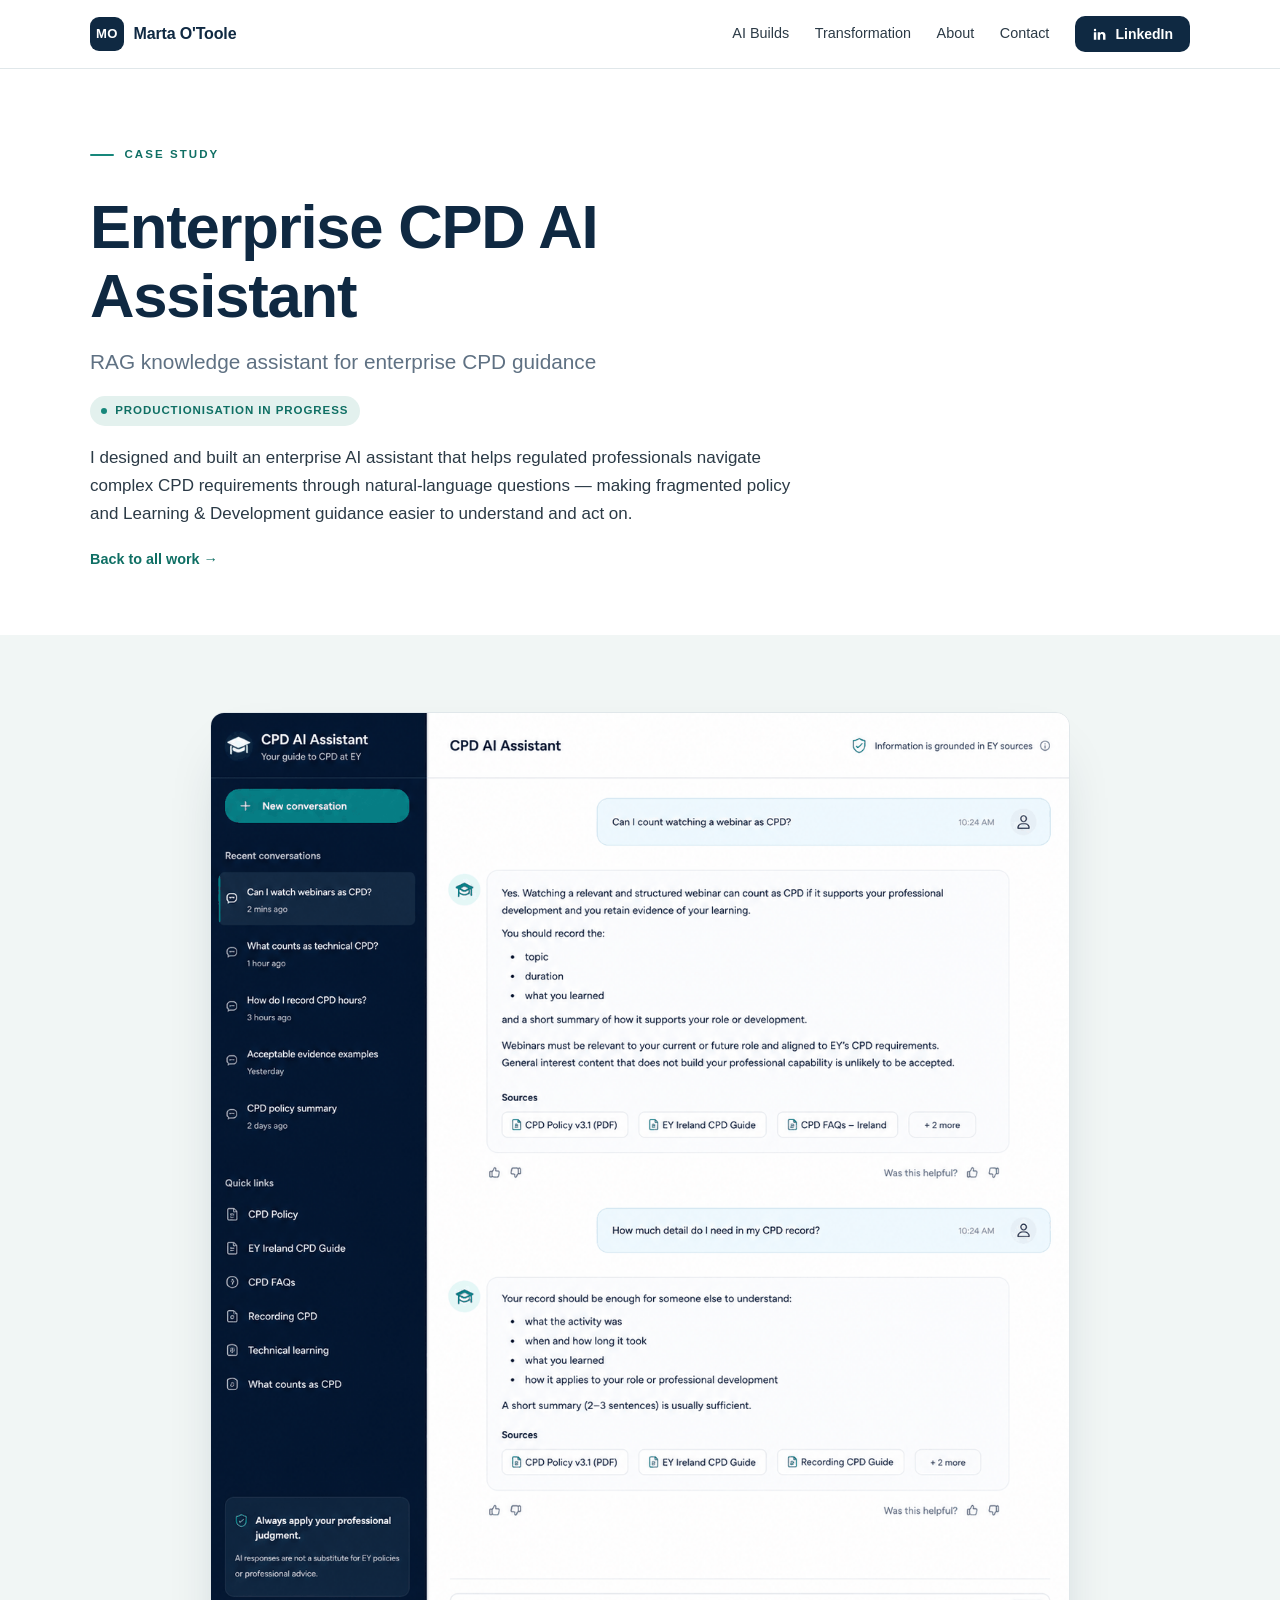
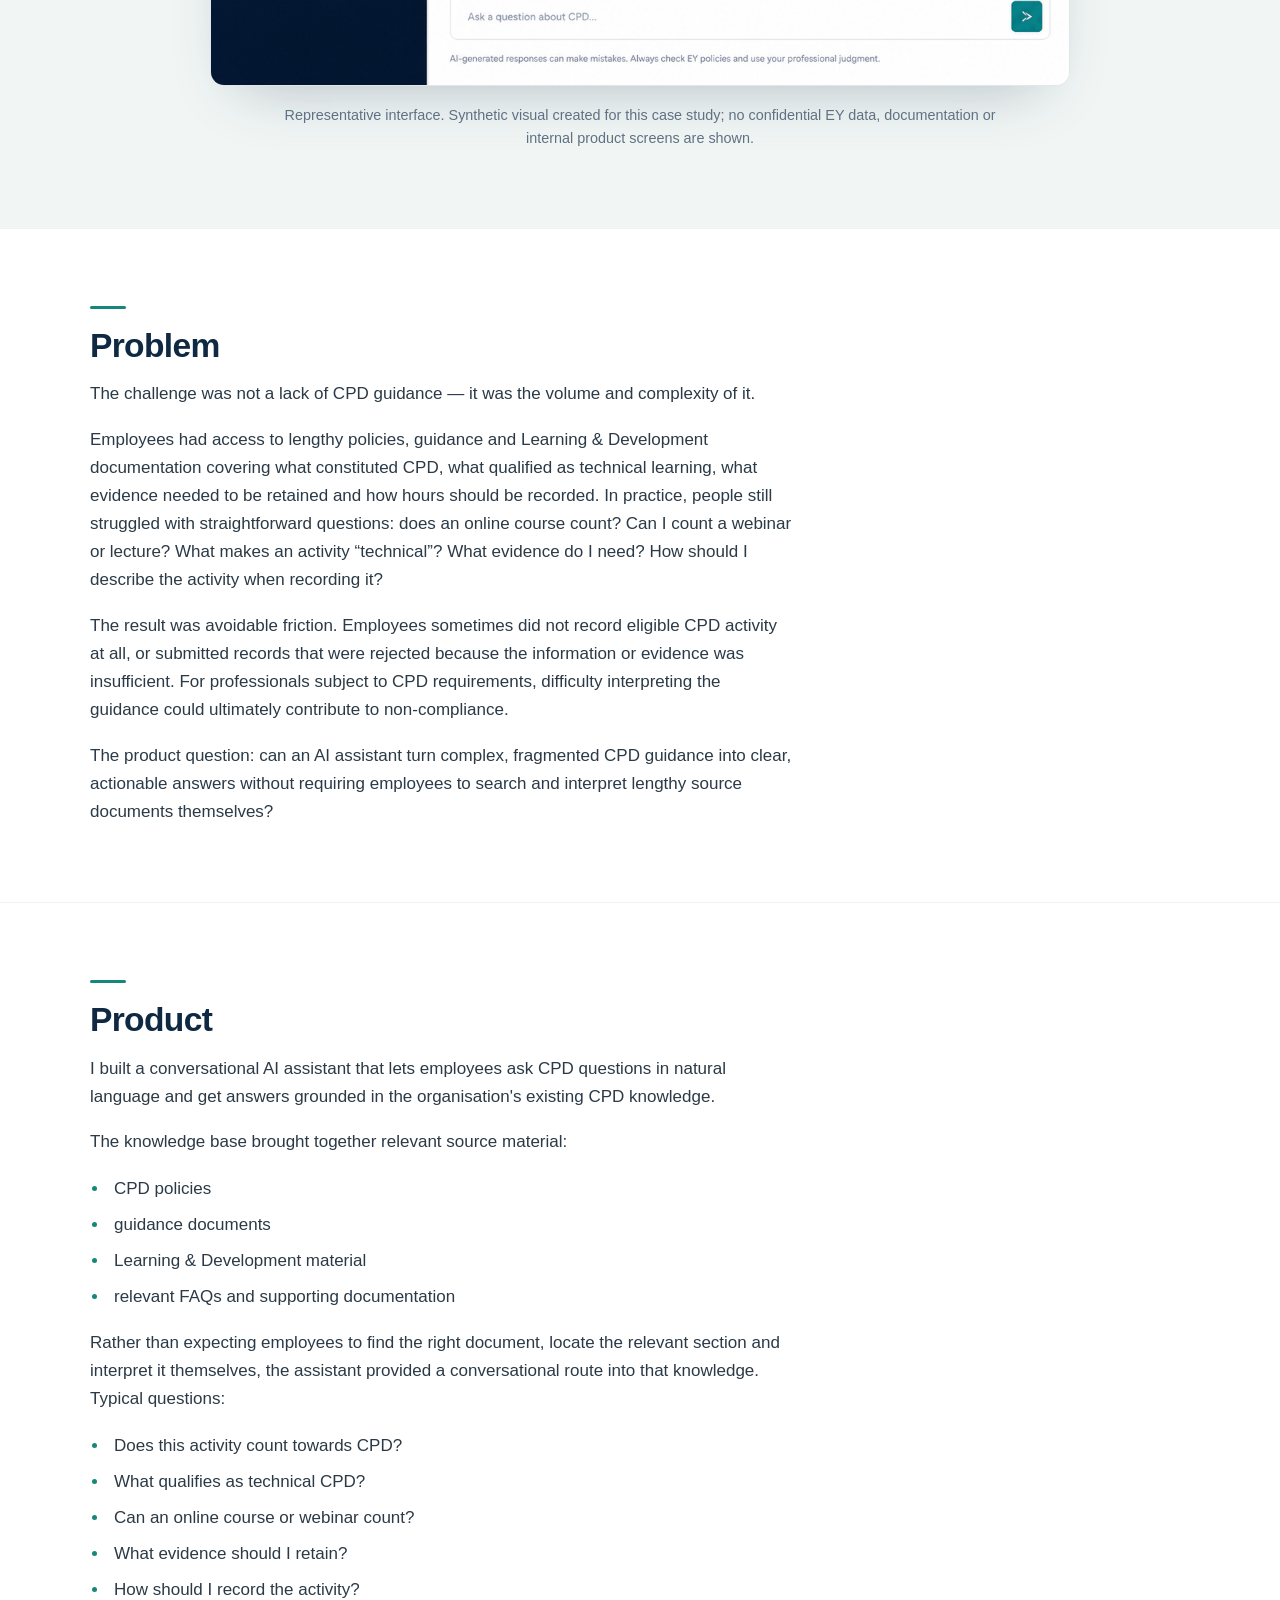
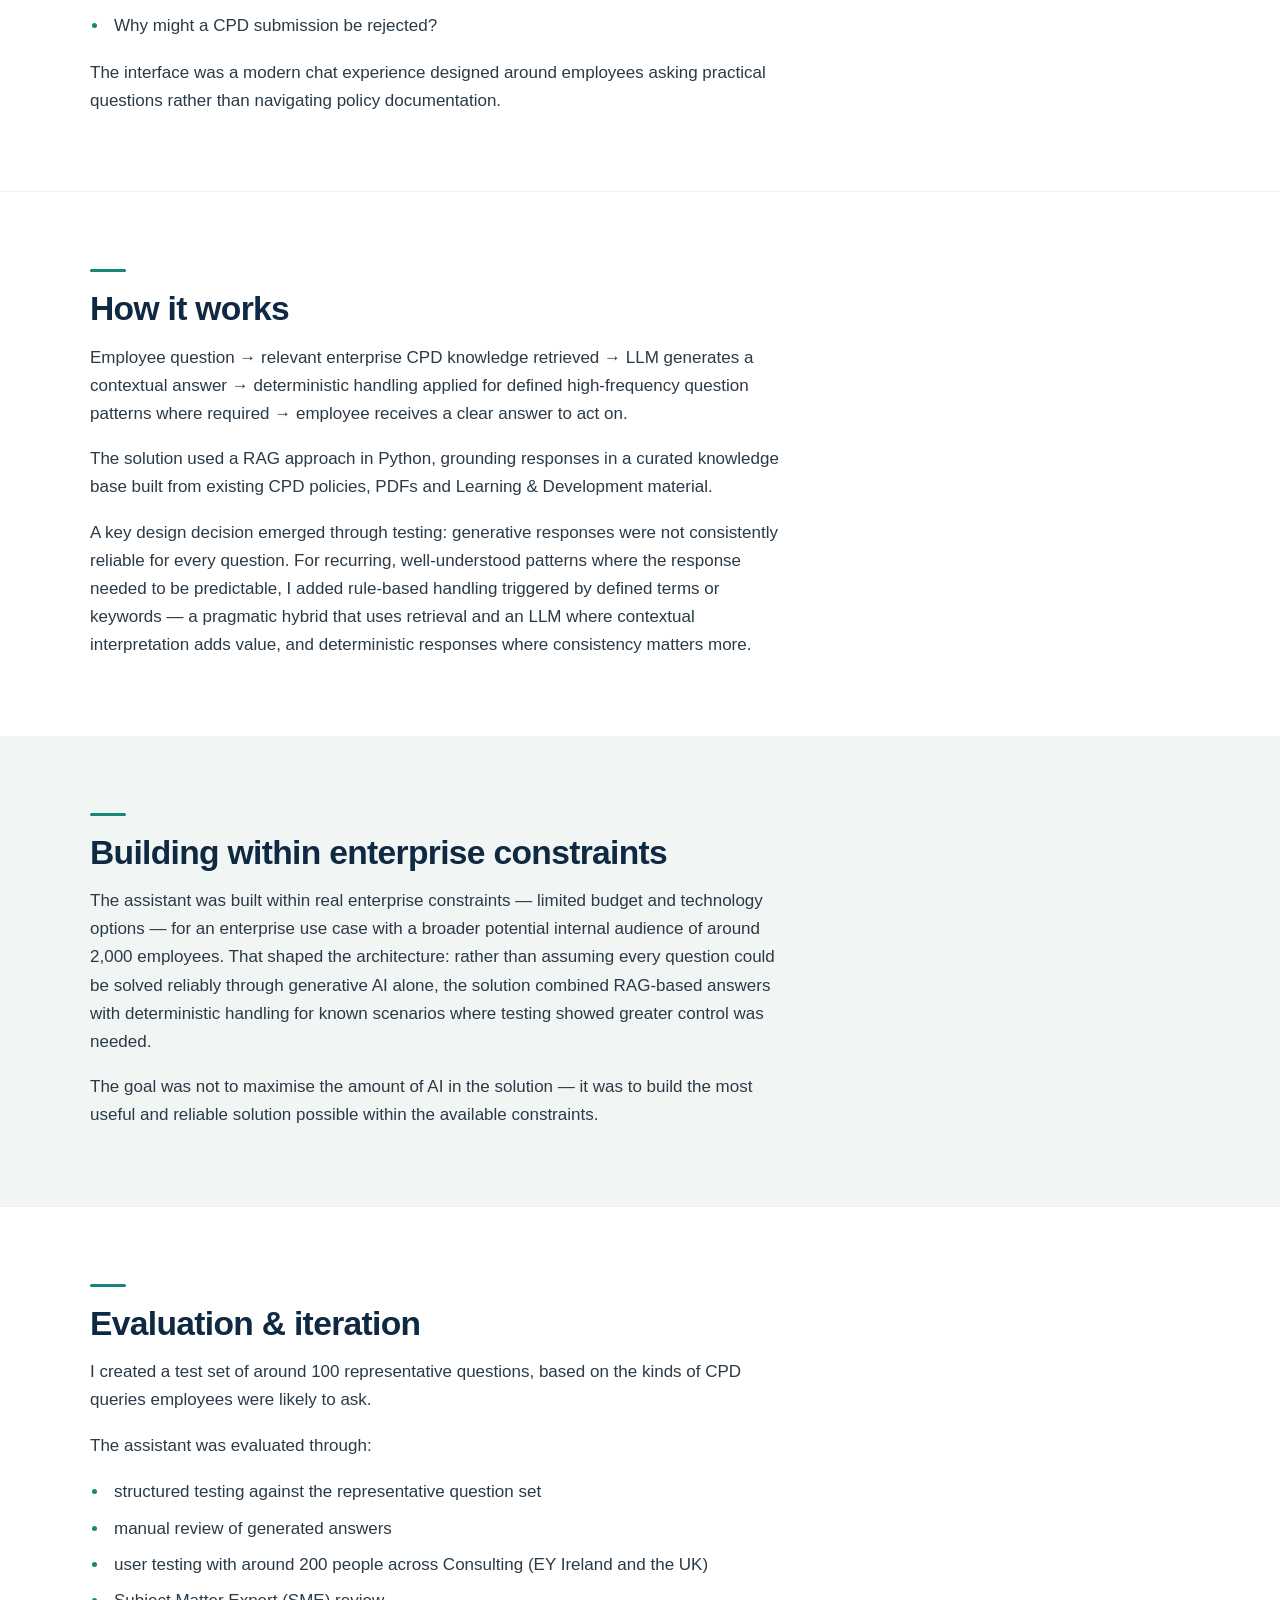
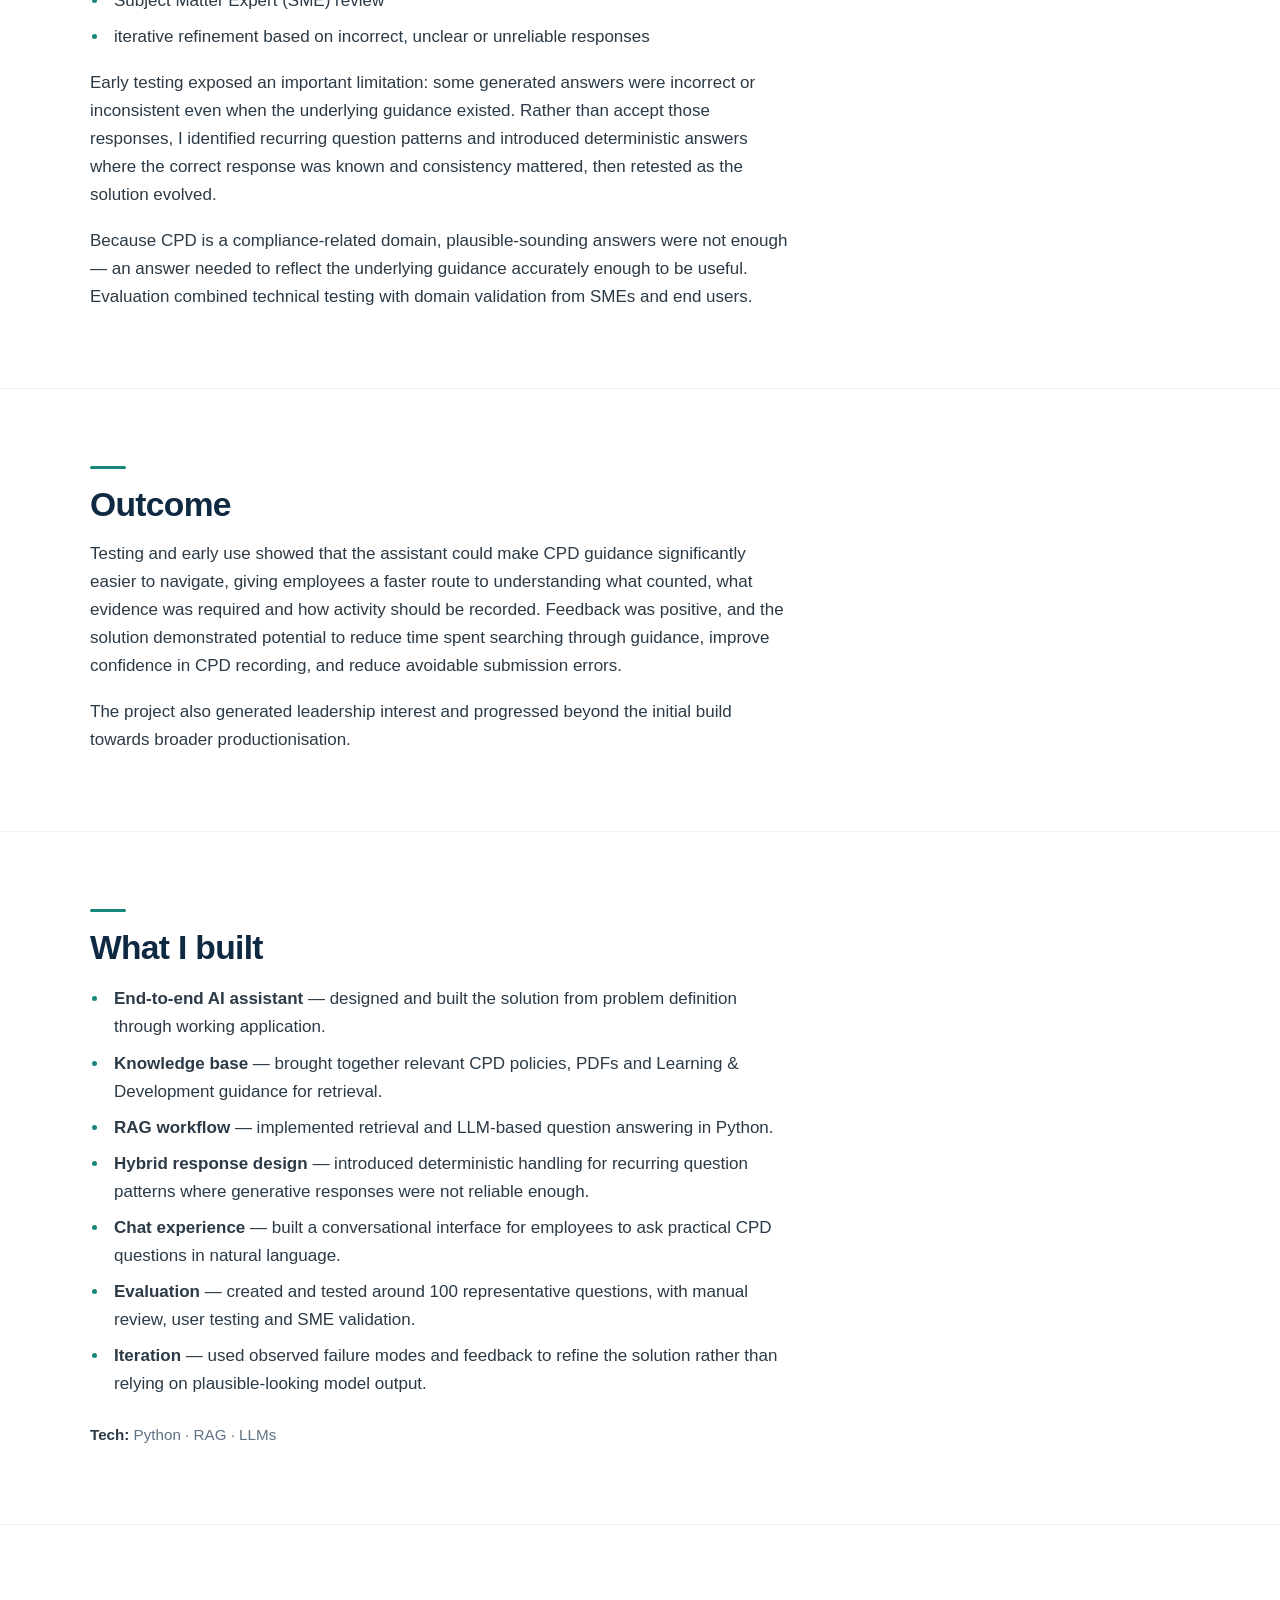
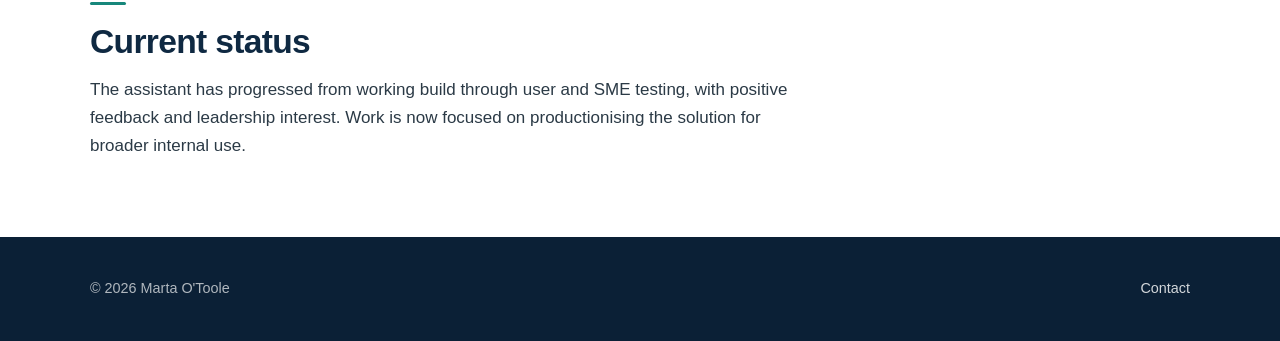
<file: case-studies/enterprise-cpd-ai-assistant.html>
<!DOCTYPE html>
<html lang="en">
<head>
  <meta charset="UTF-8" />
  <meta name="viewport" content="width=device-width, initial-scale=1" />
  <title>Enterprise CPD AI Assistant — Marta O'Toole</title>
  <meta name="description" content="An enterprise RAG knowledge assistant that helps regulated professionals navigate complex CPD requirements through natural-language questions — combining retrieval and an LLM with deterministic handling for recurring questions." />
  <link rel="stylesheet" href="../assets/css/style.css" />
</head>
<body>
  <header class="site-header">
    <div class="container">
      <a class="brand" href="../index.html">
        <span class="monogram" aria-hidden="true">MO</span>
        <span class="brand__name">Marta O'Toole</span>
      </a>
      <button class="nav-toggle" aria-expanded="false" aria-controls="nav" aria-label="Open menu">
        <svg viewBox="0 0 24 24" fill="none" stroke="currentColor" stroke-width="2" stroke-linecap="round"><path d="M4 7h16M4 12h16M4 17h16"/></svg>
      </button>
      <nav class="nav" id="nav" aria-label="Primary">
        <a href="../index.html#builds">AI Builds</a>
        <a href="../index.html#transformation">Transformation</a>
        <a href="../index.html#about">About</a>
        <a href="../index.html#contact">Contact</a>
        <a class="btn btn--primary btn--sm" href="https://www.linkedin.com/in/marta-o-918156165/" target="_blank" rel="noopener noreferrer">
          <svg viewBox="0 0 24 24" fill="currentColor" aria-hidden="true"><path d="M6.94 5a2 2 0 1 1-4-.002 2 2 0 0 1 4 .002ZM7 8.48H3V21h4V8.48Zm6.32 0H9.34V21h3.94v-6.57c0-3.66 4.77-4 4.77 0V21H22v-7.93c0-6.17-7.06-5.94-8.68-2.91V8.48Z"/></svg>
          LinkedIn
        </a>
      </nav>
    </div>
  </header>

  <main>
    <section class="case-hero">
      <div class="container">
        <p class="eyebrow">Case study</p>
        <h1>Enterprise CPD AI Assistant</h1>
        <p class="lead">RAG knowledge assistant for enterprise CPD guidance</p>
        <div class="project__meta"><span class="status">Productionisation in progress</span></div>
        <p>I designed and built an enterprise AI assistant that helps regulated professionals navigate complex CPD requirements through natural-language questions — making fragmented policy and Learning &amp; Development guidance easier to understand and act on.</p>
        <p><a class="back-link link-arrow" href="../index.html#builds">Back to all work</a></p>
      </div>
    </section>

    <!-- Representative product visual (synthetic) -->
    <section class="section case-visual">
      <div class="container">
        <figure class="product-hero">
          <div class="frame">
            <img src="../assets/img/cpd-ai-assistant-synthetic.png" alt="Representative synthetic interface for the Enterprise CPD AI Assistant, showing an employee asking CPD questions and receiving conversational guidance." />
          </div>
          <figcaption>Representative interface. Synthetic visual created for this case study; no confidential EY data, documentation or internal product screens are shown.</figcaption>
        </figure>
      </div>
    </section>

    <section class="section">
      <div class="container">
        <div class="cs-block prose">
          <h2>Problem</h2>
          <p>The challenge was not a lack of CPD guidance — it was the volume and complexity of it.</p>
          <p>Employees had access to lengthy policies, guidance and Learning &amp; Development documentation covering what constituted CPD, what qualified as technical learning, what evidence needed to be retained and how hours should be recorded. In practice, people still struggled with straightforward questions: does an online course count? Can I count a webinar or lecture? What makes an activity &ldquo;technical&rdquo;? What evidence do I need? How should I describe the activity when recording it?</p>
          <p>The result was avoidable friction. Employees sometimes did not record eligible CPD activity at all, or submitted records that were rejected because the information or evidence was insufficient. For professionals subject to CPD requirements, difficulty interpreting the guidance could ultimately contribute to non-compliance.</p>
          <p>The product question: can an AI assistant turn complex, fragmented CPD guidance into clear, actionable answers without requiring employees to search and interpret lengthy source documents themselves?</p>
        </div>
      </div>
    </section>

    <section class="section">
      <div class="container">
        <div class="cs-block prose">
          <h2>Product</h2>
          <p>I built a conversational AI assistant that lets employees ask CPD questions in natural language and get answers grounded in the organisation's existing CPD knowledge.</p>
          <p>The knowledge base brought together relevant source material:</p>
          <ul>
            <li>CPD policies</li>
            <li>guidance documents</li>
            <li>Learning &amp; Development material</li>
            <li>relevant FAQs and supporting documentation</li>
          </ul>
          <p>Rather than expecting employees to find the right document, locate the relevant section and interpret it themselves, the assistant provided a conversational route into that knowledge. Typical questions:</p>
          <ul>
            <li>Does this activity count towards CPD?</li>
            <li>What qualifies as technical CPD?</li>
            <li>Can an online course or webinar count?</li>
            <li>What evidence should I retain?</li>
            <li>How should I record the activity?</li>
            <li>Why might a CPD submission be rejected?</li>
          </ul>
          <p>The interface was a modern chat experience designed around employees asking practical questions rather than navigating policy documentation.</p>
        </div>
      </div>
    </section>

    <section class="section">
      <div class="container">
        <div class="cs-block prose">
          <h2>How it works</h2>
          <p>Employee question &rarr; relevant enterprise CPD knowledge retrieved &rarr; LLM generates a contextual answer &rarr; deterministic handling applied for defined high-frequency question patterns where required &rarr; employee receives a clear answer to act on.</p>
          <p>The solution used a RAG approach in Python, grounding responses in a curated knowledge base built from existing CPD policies, PDFs and Learning &amp; Development material.</p>
          <p>A key design decision emerged through testing: generative responses were not consistently reliable for every question. For recurring, well-understood patterns where the response needed to be predictable, I added rule-based handling triggered by defined terms or keywords — a pragmatic hybrid that uses retrieval and an LLM where contextual interpretation adds value, and deterministic responses where consistency matters more.</p>
        </div>
      </div>
    </section>

    <section class="section section-alt">
      <div class="container">
        <div class="cs-block prose">
          <h2>Building within enterprise constraints</h2>
          <p>The assistant was built within real enterprise constraints — limited budget and technology options — for an enterprise use case with a broader potential internal audience of around 2,000 employees. That shaped the architecture: rather than assuming every question could be solved reliably through generative AI alone, the solution combined RAG-based answers with deterministic handling for known scenarios where testing showed greater control was needed.</p>
          <p>The goal was not to maximise the amount of AI in the solution — it was to build the most useful and reliable solution possible within the available constraints.</p>
        </div>
      </div>
    </section>

    <section class="section">
      <div class="container">
        <div class="cs-block prose">
          <h2>Evaluation &amp; iteration</h2>
          <p>I created a test set of around 100 representative questions, based on the kinds of CPD queries employees were likely to ask.</p>
          <p>The assistant was evaluated through:</p>
          <ul>
            <li>structured testing against the representative question set</li>
            <li>manual review of generated answers</li>
            <li>user testing with around 200 people across Consulting (EY Ireland and the UK)</li>
            <li>Subject Matter Expert (SME) review</li>
            <li>iterative refinement based on incorrect, unclear or unreliable responses</li>
          </ul>
          <p>Early testing exposed an important limitation: some generated answers were incorrect or inconsistent even when the underlying guidance existed. Rather than accept those responses, I identified recurring question patterns and introduced deterministic answers where the correct response was known and consistency mattered, then retested as the solution evolved.</p>
          <p>Because CPD is a compliance-related domain, plausible-sounding answers were not enough — an answer needed to reflect the underlying guidance accurately enough to be useful. Evaluation combined technical testing with domain validation from SMEs and end users.</p>
        </div>
      </div>
    </section>

    <section class="section">
      <div class="container">
        <div class="cs-block prose">
          <h2>Outcome</h2>
          <p>Testing and early use showed that the assistant could make CPD guidance significantly easier to navigate, giving employees a faster route to understanding what counted, what evidence was required and how activity should be recorded. Feedback was positive, and the solution demonstrated potential to reduce time spent searching through guidance, improve confidence in CPD recording, and reduce avoidable submission errors.</p>
          <p>The project also generated leadership interest and progressed beyond the initial build towards broader productionisation.</p>
        </div>
      </div>
    </section>

    <section class="section">
      <div class="container">
        <div class="cs-block prose">
          <h2>What I built</h2>
          <ul>
            <li><strong>End-to-end AI assistant</strong> — designed and built the solution from problem definition through working application.</li>
            <li><strong>Knowledge base</strong> — brought together relevant CPD policies, PDFs and Learning &amp; Development guidance for retrieval.</li>
            <li><strong>RAG workflow</strong> — implemented retrieval and LLM-based question answering in Python.</li>
            <li><strong>Hybrid response design</strong> — introduced deterministic handling for recurring question patterns where generative responses were not reliable enough.</li>
            <li><strong>Chat experience</strong> — built a conversational interface for employees to ask practical CPD questions in natural language.</li>
            <li><strong>Evaluation</strong> — created and tested around 100 representative questions, with manual review, user testing and SME validation.</li>
            <li><strong>Iteration</strong> — used observed failure modes and feedback to refine the solution rather than relying on plausible-looking model output.</li>
          </ul>
          <p class="tech-line"><strong>Tech:</strong> Python &middot; RAG &middot; LLMs</p>
        </div>
      </div>
    </section>

    <section class="section">
      <div class="container">
        <div class="cs-block prose">
          <h2>Current status</h2>
          <p>The assistant has progressed from working build through user and SME testing, with positive feedback and leadership interest. Work is now focused on productionising the solution for broader internal use.</p>
        </div>
      </div>
    </section>
  </main>

  <footer class="site-footer">
    <div class="container">
      <span>&copy; <span data-year>2026</span> Marta O'Toole</span>
      <span><a href="../index.html#contact">Contact</a></span>
    </div>
  </footer>

  <script src="../assets/js/main.js"></script>
</body>
</html>
</file>
<file: assets/css/style.css>
/* =========================================================
   Marta O'Toole — portfolio
   Visual system: white ground, deep navy, teal accent.
   ========================================================= */

:root {
  /* palette */
  --bg:          #ffffff;
  --bg-soft:     #f1f6f5;   /* light mint-grey section bands / panels */
  --navy-ink:    #0f2942;   /* headings, primary dark */
  --navy:        #143252;   /* navy hover / secondary */
  --navy-deep:   #0b2036;   /* footer */
  --ink:         #2b3a46;   /* body text */
  --muted:       #5f7183;   /* secondary text */
  --teal:        #17877b;   /* main accent */
  --teal-strong: #0f6f64;   /* accent hover / labels */
  --teal-tint:   #e3f1ee;   /* icon chips, status */
  --blue:        #2f6fb0;   /* occasional accent */
  --blue-tint:   #e9f1f9;
  --line:        #e0e7ea;
  --line-soft:   #eef2f3;

  /* type */
  --sans: "Inter", -apple-system, BlinkMacSystemFont, "Segoe UI", Roboto, Helvetica, Arial, sans-serif;

  /* shape */
  --radius-sm: 10px;
  --radius:    14px;
  --radius-lg: 20px;
  --shadow-sm: 0 1px 2px rgba(15,41,66,.06);
  --shadow-md: 0 10px 30px -14px rgba(15,41,66,.18);
  --shadow-lg: 0 26px 60px -30px rgba(15,41,66,.32);

  /* layout */
  --measure:   44rem;
  --container: 1180px;
  --gutter:    clamp(1.25rem, 5vw, 2.5rem);
  --section-y: clamp(3.25rem, 6vw, 5.5rem);

  /* inline icon (mask-tinted) */
  --i-check: url("data:image/svg+xml,%3Csvg xmlns='http://www.w3.org/2000/svg' viewBox='0 0 24 24' fill='none' stroke='%23000' stroke-width='3' stroke-linecap='round' stroke-linejoin='round'%3E%3Cpath d='M20 6 9 17l-5-5'/%3E%3C/svg%3E");
}

/* ---------- reset-ish ---------- */
*, *::before, *::after { box-sizing: border-box; }
html {
  -webkit-text-size-adjust: 100%;
  scroll-behavior: smooth;
  scroll-padding-top: 5.5rem;
}
body {
  margin: 0;
  background: var(--bg);
  color: var(--ink);
  font-family: var(--sans);
  font-size: 1.0625rem;
  line-height: 1.65;
  -webkit-font-smoothing: antialiased;
  text-rendering: optimizeLegibility;
}
img { max-width: 100%; height: auto; display: block; }
a { color: var(--teal-strong); text-decoration: none; }
a:hover { text-decoration: underline; text-underline-offset: 3px; }

/* ---------- layout ---------- */
.container {
  width: 100%;
  max-width: var(--container);
  margin-inline: auto;
  padding-inline: var(--gutter);
}
.section { padding-block: var(--section-y); }
.section-alt { background: var(--bg-soft); }

/* ---------- typography ---------- */
h1, h2, h3, h4 {
  font-family: var(--sans);
  color: var(--navy-ink);
  letter-spacing: -0.02em;
  line-height: 1.12;
  margin: 0 0 1rem;
}
h1 { font-size: clamp(2.3rem, 5.4vw, 3.85rem); font-weight: 750; }
h2 { font-size: clamp(1.55rem, 3vw, 2.1rem);  font-weight: 700; }
h3 { font-size: clamp(1.3rem, 2.3vw, 1.6rem); font-weight: 700; letter-spacing: -0.015em; }
p  { margin: 0 0 1.1rem; max-width: var(--measure); }
strong { font-weight: 650; color: var(--ink); }
.lead {
  font-size: clamp(1.1rem, 1.7vw, 1.3rem);
  line-height: 1.55;
  color: var(--muted);
}
.prose > *:last-child { margin-bottom: 0; }

/* ---------- section label ---------- */
.eyebrow {
  display: flex;
  align-items: center;
  gap: 0.65rem;
  margin: 0 0 1.75rem;
  font-size: 0.72rem;
  font-weight: 700;
  letter-spacing: 0.18em;
  text-transform: uppercase;
  color: var(--teal-strong);
}
.eyebrow::before {
  content: "";
  width: 24px;
  height: 2px;
  background: var(--teal);
  border-radius: 2px;
}

/* ---------- buttons ---------- */
.btn {
  display: inline-flex;
  align-items: center;
  gap: 0.55rem;
  font: inherit;
  font-weight: 600;
  font-size: 0.95rem;
  line-height: 1;
  padding: 0.85rem 1.4rem;
  border: 1.5px solid transparent;
  border-radius: var(--radius-sm);
  cursor: pointer;
  white-space: nowrap;
  transition: background-color .15s ease, border-color .15s ease, color .15s ease;
}
.btn:hover { text-decoration: none; }
.btn svg { width: 1.05em; height: 1.05em; flex: none; }
.btn--primary { background: var(--navy-ink); color: #fff; }
.btn--primary:hover { background: var(--navy); }
.btn--outline { background: #fff; border-color: var(--line); color: var(--navy-ink); }
.btn--outline:hover { border-color: var(--navy-ink); background: var(--bg-soft); }
.btn--accent { background: var(--teal); color: #fff; }
.btn--accent:hover { background: var(--teal-strong); }
.btn--sm { padding: 0.6rem 1rem; font-size: 0.875rem; }

.cta-link {
  display: inline-flex;
  align-items: center;
  gap: 0.4rem;
  font-weight: 600;
  font-size: 0.925rem;
  color: var(--teal-strong);
}
.cta-link:hover { text-decoration: none; }
.cta-link svg { width: 1em; height: 1em; transition: transform .15s ease; }
.cta-link:hover svg { transform: translateX(3px); }

/* ---------- tags / status ---------- */
.tags {
  list-style: none;
  padding: 0;
  margin: 1.35rem 0 0;
  display: flex;
  flex-wrap: wrap;
  gap: 0.5rem;
}
.tags li {
  font-size: 0.78rem;
  font-weight: 500;
  color: var(--muted);
  background: var(--bg-soft);
  border: 1px solid var(--line);
  border-radius: 999px;
  padding: 0.32rem 0.72rem;
}
.status {
  display: inline-flex;
  align-items: center;
  gap: 0.5rem;
  font-size: 0.72rem;
  font-weight: 700;
  letter-spacing: 0.08em;
  text-transform: uppercase;
  color: var(--teal-strong);
  background: var(--teal-tint);
  border-radius: 999px;
  padding: 0.35rem 0.7rem;
}
.status::before {
  content: "";
  width: 6px;
  height: 6px;
  border-radius: 50%;
  background: var(--teal);
}
/* Muted variant: same shape, neutral colour — for a not-yet-built /
   in-definition status, so it doesn't read as equally "live" as .status. */
.status--muted { color: var(--muted); background: var(--bg-soft); }
.status--muted::before { background: var(--muted); }

/* ---------- check list ---------- */
.check-list {
  list-style: none;
  padding: 0;
  margin: 1.15rem 0 0;
  display: grid;
  gap: 0.6rem;
}
.check-list li {
  position: relative;
  padding-left: 1.75rem;
  font-size: 0.95rem;
  color: var(--ink);
  max-width: var(--measure);
}
.check-list li::before {
  content: "";
  position: absolute;
  left: 0;
  top: 0.16em;
  width: 1.15rem;
  height: 1.15rem;
  background: var(--teal);
  -webkit-mask: var(--i-check) center / contain no-repeat;
          mask: var(--i-check) center / contain no-repeat;
}

/* Plan list: a plain teal-marker bullet list, for not-yet-delivered items -
   deliberately not the .check-list checkmark, which would read as "done". */
.plan-list {
  list-style: disc;
  margin: 1.15rem 0 0;
  padding-left: 1.2rem;
  display: grid;
  gap: 0.5rem;
}
.plan-list li {
  font-size: 0.95rem;
  color: var(--ink);
  max-width: var(--measure);
}
.plan-list li::marker { color: var(--teal); }

/* ---------- cards ---------- */
.card {
  background: #fff;
  border: 1px solid var(--line);
  border-radius: var(--radius-lg);
  box-shadow: var(--shadow-md);
  overflow: hidden;
}

/* ---------- site header ---------- */
.site-header {
  position: sticky;
  top: 0;
  z-index: 30;
  background: rgba(255,255,255,0.88);
  backdrop-filter: saturate(180%) blur(10px);
  border-bottom: 1px solid var(--line);
}
.site-header .container {
  display: flex;
  align-items: center;
  justify-content: space-between;
  gap: 1rem;
  min-height: 68px;
}
.brand { display: flex; align-items: center; gap: 0.6rem; }
.brand:hover { text-decoration: none; }
.monogram {
  display: inline-grid;
  place-items: center;
  width: 34px;
  height: 34px;
  border-radius: 9px;
  background: var(--navy-ink);
  color: #fff;
  font-weight: 700;
  font-size: 0.82rem;
  letter-spacing: 0.03em;
}
.brand__name {
  font-weight: 700;
  font-size: 1rem;
  color: var(--navy-ink);
  letter-spacing: -0.01em;
}
.nav { display: flex; align-items: center; gap: 1.6rem; }
.nav a:not(.btn) {
  font-size: 0.9rem;
  font-weight: 500;
  color: var(--ink);
}
.nav a:not(.btn):hover { color: var(--teal-strong); text-decoration: none; }
.nav-toggle {
  display: none;
  align-items: center;
  justify-content: center;
  width: 42px;
  height: 42px;
  background: none;
  border: 1px solid var(--line);
  border-radius: 9px;
  color: var(--navy-ink);
  cursor: pointer;
}
.nav-toggle svg { width: 20px; height: 20px; }

/* ---------- hero ---------- */
.hero {
  position: relative;
  overflow: hidden;
  padding-block: clamp(3.25rem, 7vw, 5.5rem) clamp(2.5rem, 5vw, 4rem);
}
.hero .container { position: relative; z-index: 1; }
.hero__grid {
  display: grid;
  grid-template-columns: minmax(0, 1fr) minmax(0, 0.8fr);
  gap: clamp(2rem, 6vw, 5rem);
  align-items: center;
}
.hero__content { min-width: 0; }

/* Portrait: clean circle with a restrained offset mint backdrop */
.hero__portrait {
  position: relative;
  margin: 0;
  width: 100%;
  max-width: 380px;
  aspect-ratio: 1;
  justify-self: end;
}
.hero__portrait::before {
  content: "";
  position: absolute;
  inset: 0;
  border-radius: 50%;
  background: var(--teal-tint);
  transform: translate(13%, 11%);
  z-index: 0;
}
.hero__portrait img {
  position: relative;
  z-index: 1;
  width: 100%;
  height: 100%;
  object-fit: cover;
  border-radius: 50%;
  border: 1px solid var(--line);
  box-shadow: var(--shadow-md);
}
.hero-name {
  display: flex;
  align-items: center;
  gap: 0.65rem;
  margin: 0 0 1.35rem;
  font-size: 0.78rem;
  font-weight: 600;
  letter-spacing: 0.16em;
  text-transform: uppercase;
  color: var(--muted);
}
.hero-name::before {
  content: "";
  width: 24px;
  height: 2px;
  background: var(--teal);
  border-radius: 2px;
}
.hero h1 {
  max-width: 20ch;
  font-size: clamp(2.1rem, 5.4vw, 3.9rem);
  font-weight: 750;
  letter-spacing: -0.03em;
  line-height: 1.06;
  margin: 0 0 1.4rem;
}
.hero h1 .accent { color: var(--teal); }
.hero .lead { max-width: 40rem; margin: 0; }
.hero .btn-row {
  display: flex;
  flex-wrap: wrap;
  gap: 1rem;
  margin-top: 2.25rem;
}

/* ---------- projects ---------- */
.projects { display: grid; gap: clamp(1.5rem, 3vw, 2rem); margin-top: 0.5rem; }
.project { padding: clamp(1.5rem, 3.5vw, 2.75rem); }
.project__index {
  display: inline-grid;
  place-items: center;
  width: 2.1rem;
  height: 2.1rem;
  border-radius: 9px;
  background: var(--navy-ink);
  color: #fff;
  font-size: 0.8rem;
  font-weight: 700;
  margin-bottom: 1.1rem;
}
.project h3 { margin: 0 0 0.6rem; }
.project__descriptor { color: var(--muted); font-weight: 500; margin: 0 0 1rem; }
.project__meta { display: flex; flex-wrap: wrap; gap: 0.75rem; align-items: center; margin-bottom: 1.1rem; }
.project__built-label {
  margin: 1.5rem 0 0;
  font-size: 0.78rem;
  font-weight: 700;
  letter-spacing: 0.09em;
  text-transform: uppercase;
  color: var(--navy-ink);
}
.project .cta-link { margin-top: 1.6rem; }

.project--featured {
  display: grid;
  grid-template-columns: minmax(0, 1fr) minmax(0, 1.08fr);
  gap: clamp(1.75rem, 4vw, 3.25rem);
  align-items: center;
}
.project--featured .project__body { min-width: 0; }
.project__visual {
  margin: 0;
  background: var(--bg-soft);
  border-radius: var(--radius);
  padding: clamp(1rem, 2.5vw, 1.75rem);
  display: flex;
  flex-direction: column;
  align-items: stretch;
  justify-content: center;
  gap: 0.9rem;
}
.project__visual .frame { display: block; line-height: 0; width: 100%; }
.project__visual .frame img { width: 100%; height: auto; }
.project__visual figcaption { text-align: center; }
.project__visual figcaption {
  font-size: 0.75rem;
  font-weight: 600;
  letter-spacing: 0.1em;
  text-transform: uppercase;
  color: var(--muted);
}
/* Emerging / in-definition project: the same featured two-column pattern as
   the working builds (so its height stays in line with them), but with a
   noticeably smaller visual column, so it reads as the junior, still-being-
   defined sibling rather than a third equal flagship. Not a card redesign. */
.project--emerging {
  grid-template-columns: minmax(0, 1.5fr) minmax(0, 0.68fr);
  gap: clamp(1.5rem, 3.5vw, 2.5rem);
}
.project__phase { margin-top: 1.25rem; font-size: 0.95rem; color: var(--muted); }
.project__phase strong { color: var(--navy-ink); }

/* ---------- metrics ---------- */
.metrics {
  display: grid;
  grid-template-columns: repeat(4, 1fr);
  gap: clamp(1rem, 2vw, 1.5rem);
  margin-top: 2.75rem;
}
.metric {
  background: #fff;
  border: 1px solid var(--line);
  border-radius: var(--radius);
  padding: clamp(1.25rem, 2.5vw, 1.6rem);
  box-shadow: var(--shadow-sm);
}
.metric__icon {
  display: inline-grid;
  place-items: center;
  width: 2.6rem;
  height: 2.6rem;
  border-radius: 10px;
  background: var(--teal-tint);
  color: var(--navy-ink);
  margin-bottom: 1rem;
}
.metric__icon svg { width: 1.35rem; height: 1.35rem; }
.metric__figure {
  font-size: clamp(1.4rem, 2.5vw, 1.8rem);
  font-weight: 700;
  color: var(--navy-ink);
  line-height: 1.15;
  letter-spacing: -0.015em;
}
.metric__caption { margin: 0.5rem 0 0; font-size: 0.875rem; color: var(--muted); max-width: none; }

/* ---------- about ---------- */
.about__location {
  display: inline-flex;
  align-items: center;
  gap: 0.5rem;
  margin-top: 1.75rem;
  font-size: 0.95rem;
  font-weight: 500;
  color: var(--muted);
}
.about__location svg { width: 1.05rem; height: 1.05rem; color: var(--teal); flex: none; }

/* ---------- contact ---------- */
.connect {
  list-style: none;
  padding: 0;
  margin: 1.9rem 0 0;
  display: grid;
  gap: 1rem;
}
.connect li { display: flex; align-items: center; gap: 0.9rem; }
.connect__icon {
  display: inline-grid;
  place-items: center;
  width: 2.5rem;
  height: 2.5rem;
  border-radius: 10px;
  background: var(--teal-tint);
  color: var(--navy-ink);
  flex: none;
}
.connect__icon svg { width: 1.2rem; height: 1.2rem; }
.connect a, .connect span { font-weight: 600; color: var(--navy-ink); }
.connect a:hover { color: var(--teal-strong); text-decoration: none; }

/* ---------- career journey ---------- */
.journey { margin-top: 2.75rem; }
.journey__item {
  position: relative;
  padding: 0 0 2rem 2.15rem;
}
.journey__item:last-child { padding-bottom: 0; }
.journey__item::before {
  content: "";
  position: absolute;
  left: 6px;
  top: 0.6rem;
  bottom: -0.4rem;
  width: 2px;
  background: var(--line);
}
.journey__item:last-child::before { display: none; }
.journey__item::after {
  content: "";
  position: absolute;
  left: 0;
  top: 0.4rem;
  width: 14px;
  height: 14px;
  border-radius: 50%;
  background: #fff;
  border: 3px solid var(--teal);
}
.journey__item:last-child::after { background: var(--teal); }
.journey__phase {
  margin: 0 0 0.3rem;
  font-size: 0.72rem;
  font-weight: 700;
  letter-spacing: 0.12em;
  text-transform: uppercase;
  color: var(--teal-strong);
}
.journey__org { font-weight: 700; color: var(--navy-ink); font-size: 1.05rem; }
.journey__role { margin: 0.1rem 0 0.45rem; font-size: 0.92rem; color: var(--muted); }
.journey__detail { margin: 0; font-size: 0.95rem; max-width: 44rem; }

/* ---------- credentials ---------- */
.creds {
  display: grid;
  grid-template-columns: repeat(3, minmax(0, 1fr));
  gap: 1rem;
  margin-top: 2rem;
}
.cred {
  background: #fff;
  border: 1px solid var(--line);
  border-radius: var(--radius);
  box-shadow: var(--shadow-sm);
  padding: 1.1rem 1.2rem;
}
.cred__name { font-weight: 650; color: var(--navy-ink); font-size: 0.95rem; }
.cred__desc {
  margin: 0.3rem 0 0;
  font-size: 0.8rem;
  letter-spacing: 0.05em;
  text-transform: uppercase;
  color: var(--muted);
  max-width: none;
}

/* ---------- product visuals (reusable) ---------- */
.frame {
  border: 1px solid var(--line);
  border-radius: var(--radius);
  background: #fff;
  box-shadow: var(--shadow-lg);
  overflow: hidden;
}
.frame img { display: block; width: 100%; height: auto; }

.case-visual { background: var(--bg-soft); }
.product-hero { margin: 0; }
.product-hero .frame { max-width: 860px; margin-inline: auto; box-shadow: var(--shadow-lg); }
.product-hero figcaption {
  max-width: 720px;
  margin: 1.1rem auto 0;
  text-align: center;
  font-size: 0.9rem;
  color: var(--muted);
}

/* Supporting detail visual beneath a product hero — deliberately narrower so
   it reads as a supporting screenshot, not a second hero. */
.product-support { max-width: 620px; margin: clamp(2rem, 4vw, 3rem) auto 0; }
.product-support .frame { box-shadow: var(--shadow-md); }
.product-support figcaption {
  max-width: 560px;
  margin: 0.95rem auto 0;
  text-align: center;
  font-size: 0.9rem;
  color: var(--muted);
}

.shots { display: grid; gap: clamp(2rem, 5vw, 3.25rem); margin-top: 2.5rem; }
.shots--grid { grid-template-columns: repeat(2, minmax(0, 1fr)); }
.shots .frame { box-shadow: var(--shadow-md); }
.shot { margin: 0; }
.shot figcaption { margin-top: 0.95rem; font-size: 0.92rem; color: var(--muted); }
.shot figcaption strong { color: var(--navy-ink); font-weight: 650; }

/* ---------- case-study structure ---------- */
.case-hero { padding-block: clamp(2.75rem, 7vw, 4.75rem) clamp(1.75rem, 4vw, 2.75rem); }
.case-hero h1 { max-width: 18ch; }
.case-hero .lead { max-width: var(--measure); }
.back-link { font-size: 0.9rem; font-weight: 600; }

.cs-block { max-width: var(--measure); }
.cs-block h2 {
  position: relative;
  margin-top: 0;
  padding-top: 1.3rem;
}
.cs-block h2::before {
  content: "";
  position: absolute;
  top: 0;
  left: 0;
  width: 36px;
  height: 3px;
  background: var(--teal);
  border-radius: 3px;
}
.cs-block > p:last-child,
.cs-block > ul:last-child { margin-bottom: 0; }
.cs-block ul { margin: 1.15rem 0; padding-left: 1.2rem; }
.cs-block li { margin: 0.5rem 0; padding-left: 0.3rem; max-width: var(--measure); }
.cs-block li::marker { color: var(--teal); }
.cs-block .tech-line { margin-top: 1.5rem; font-size: 0.95rem; color: var(--muted); }
.cs-block code {
  font-size: 0.88em;
  background: var(--bg-soft);
  border: 1px solid var(--line);
  border-radius: 5px;
  padding: 0.08em 0.36em;
}
.section + .section:not(.section-alt) { border-top: 1px solid var(--line-soft); }

/* ---------- footer ---------- */
.site-footer {
  background: var(--navy-deep);
  color: rgba(255,255,255,0.68);
  padding-block: 2.5rem;
  font-size: 0.9rem;
}
.site-footer .container {
  display: flex;
  flex-wrap: wrap;
  gap: 1rem 2rem;
  justify-content: space-between;
  align-items: center;
}
.site-footer .brand__name { color: #fff; }
.site-footer .monogram { background: rgba(255,255,255,0.14); }
.site-footer a { color: rgba(255,255,255,0.82); }
.site-footer a:hover { color: #fff; }

/* ---------- link-arrow (legacy inline links) ---------- */
.link-arrow { font-weight: 600; }
.link-arrow::after { content: " \2192"; }

/* ---------- responsive ---------- */
@media (max-width: 900px) {
  .hero__grid { grid-template-columns: 1fr; gap: 0; }
  .hero__portrait {
    order: 2;
    justify-self: start;
    margin-top: 2.75rem;
    max-width: 280px;
  }
  .project--featured { grid-template-columns: 1fr; align-items: start; }
  .project--featured .project__visual {
    order: 2;
    margin: 1.25rem calc(-1 * clamp(1.5rem, 3.5vw, 2.75rem)) calc(-1 * clamp(1.5rem, 3.5vw, 2.75rem));
    border-radius: 0;
    padding: 1.5rem clamp(1.5rem, 3.5vw, 2.75rem) 1.75rem;
  }
  .metrics { grid-template-columns: repeat(2, 1fr); }
  .creds { grid-template-columns: repeat(2, 1fr); }
  .shots--grid { grid-template-columns: 1fr; }
  /* Collapse the primary nav to the menu button here: five items + the
     LinkedIn button no longer fit on one row below ~900px. */
  .nav {
    display: none;
    position: absolute;
    top: 100%;
    left: 0;
    right: 0;
    flex-direction: column;
    align-items: stretch;
    gap: 0;
    background: #fff;
    border-bottom: 1px solid var(--line);
    box-shadow: var(--shadow-md);
    padding: 0.5rem var(--gutter) 1.1rem;
  }
  .nav.open { display: flex; }
  .nav a:not(.btn) {
    padding: 0.85rem 0;
    border-top: 1px solid var(--line-soft);
  }
  .nav .btn { margin-top: 0.9rem; justify-content: center; }
  .nav-toggle { display: inline-flex; }
}
@media (max-width: 620px) {
  .metrics { grid-template-columns: 1fr; }
  .creds { grid-template-columns: 1fr; }
  .hero .btn-row .btn { flex: 1 1 auto; justify-content: center; }
}

@media (prefers-reduced-motion: reduce) {
  html { scroll-behavior: auto; }
  .cta-link svg { transition: none; }
}
</file>
